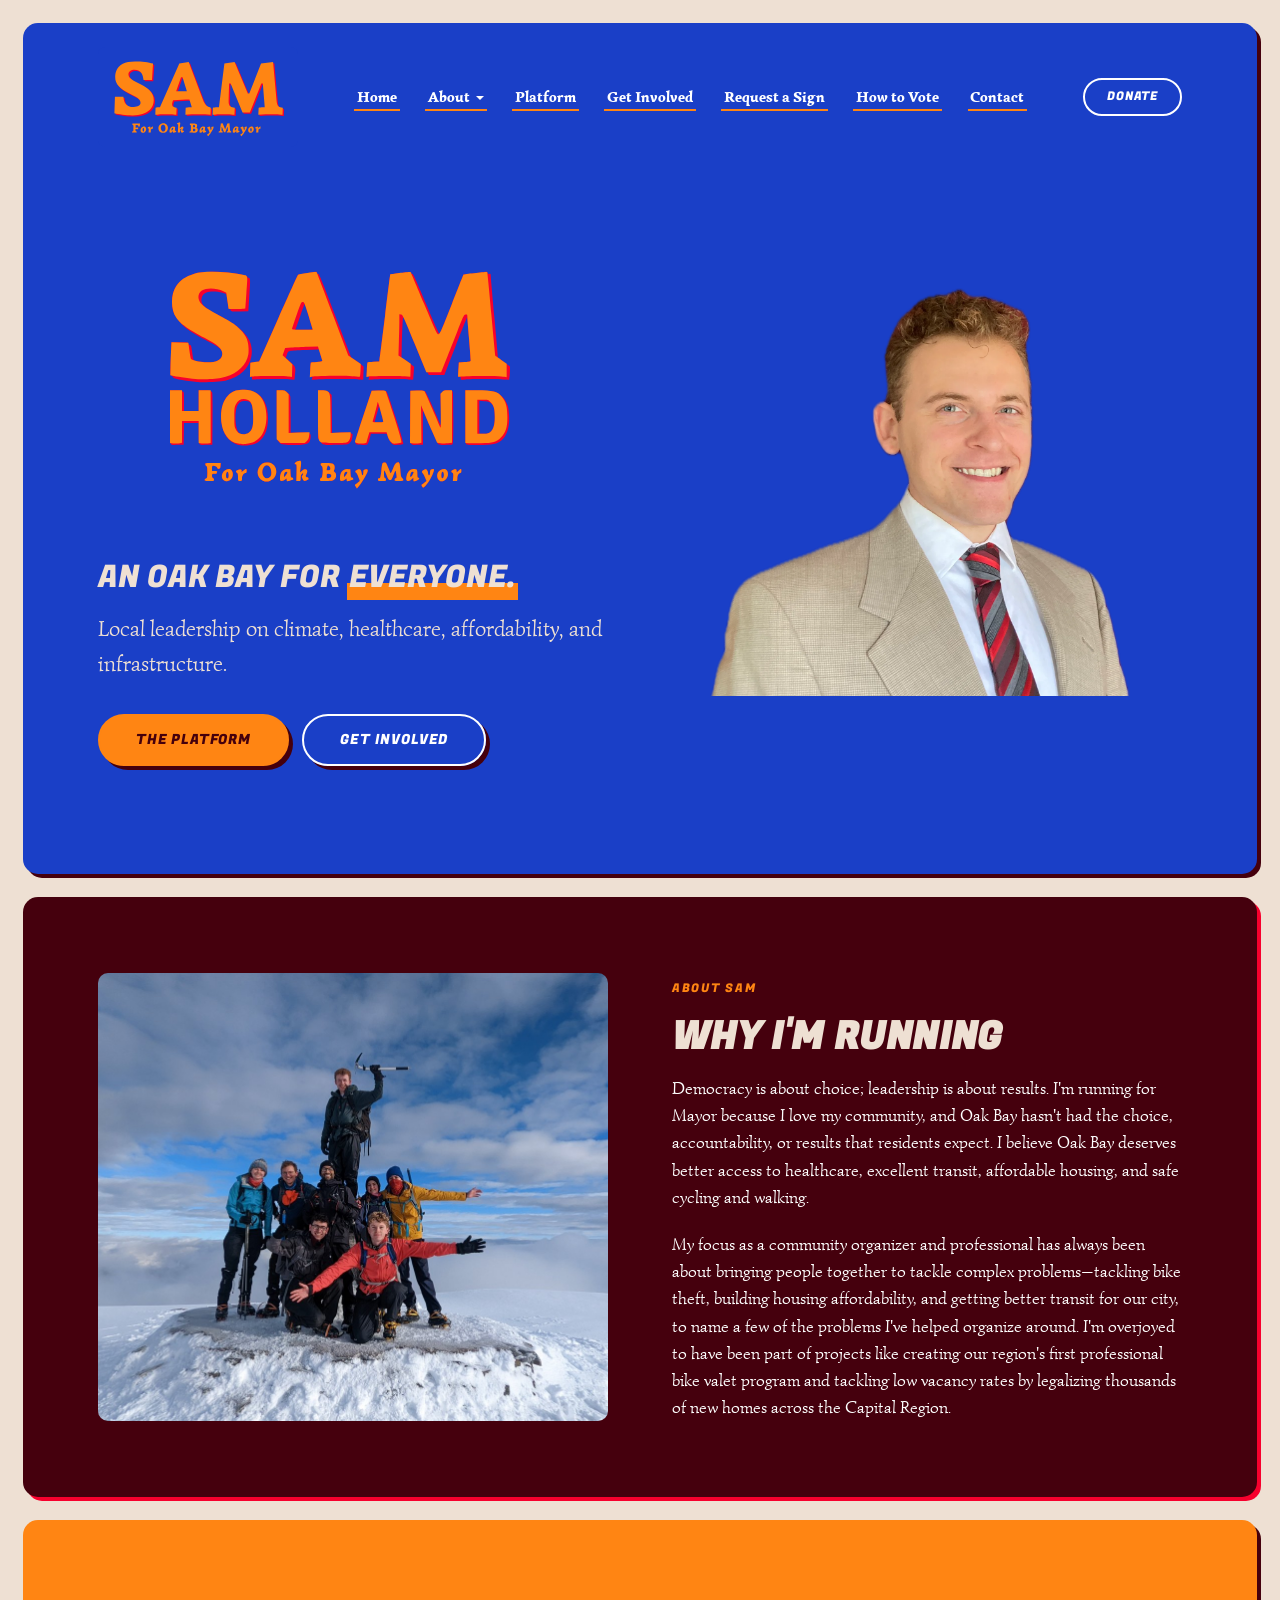
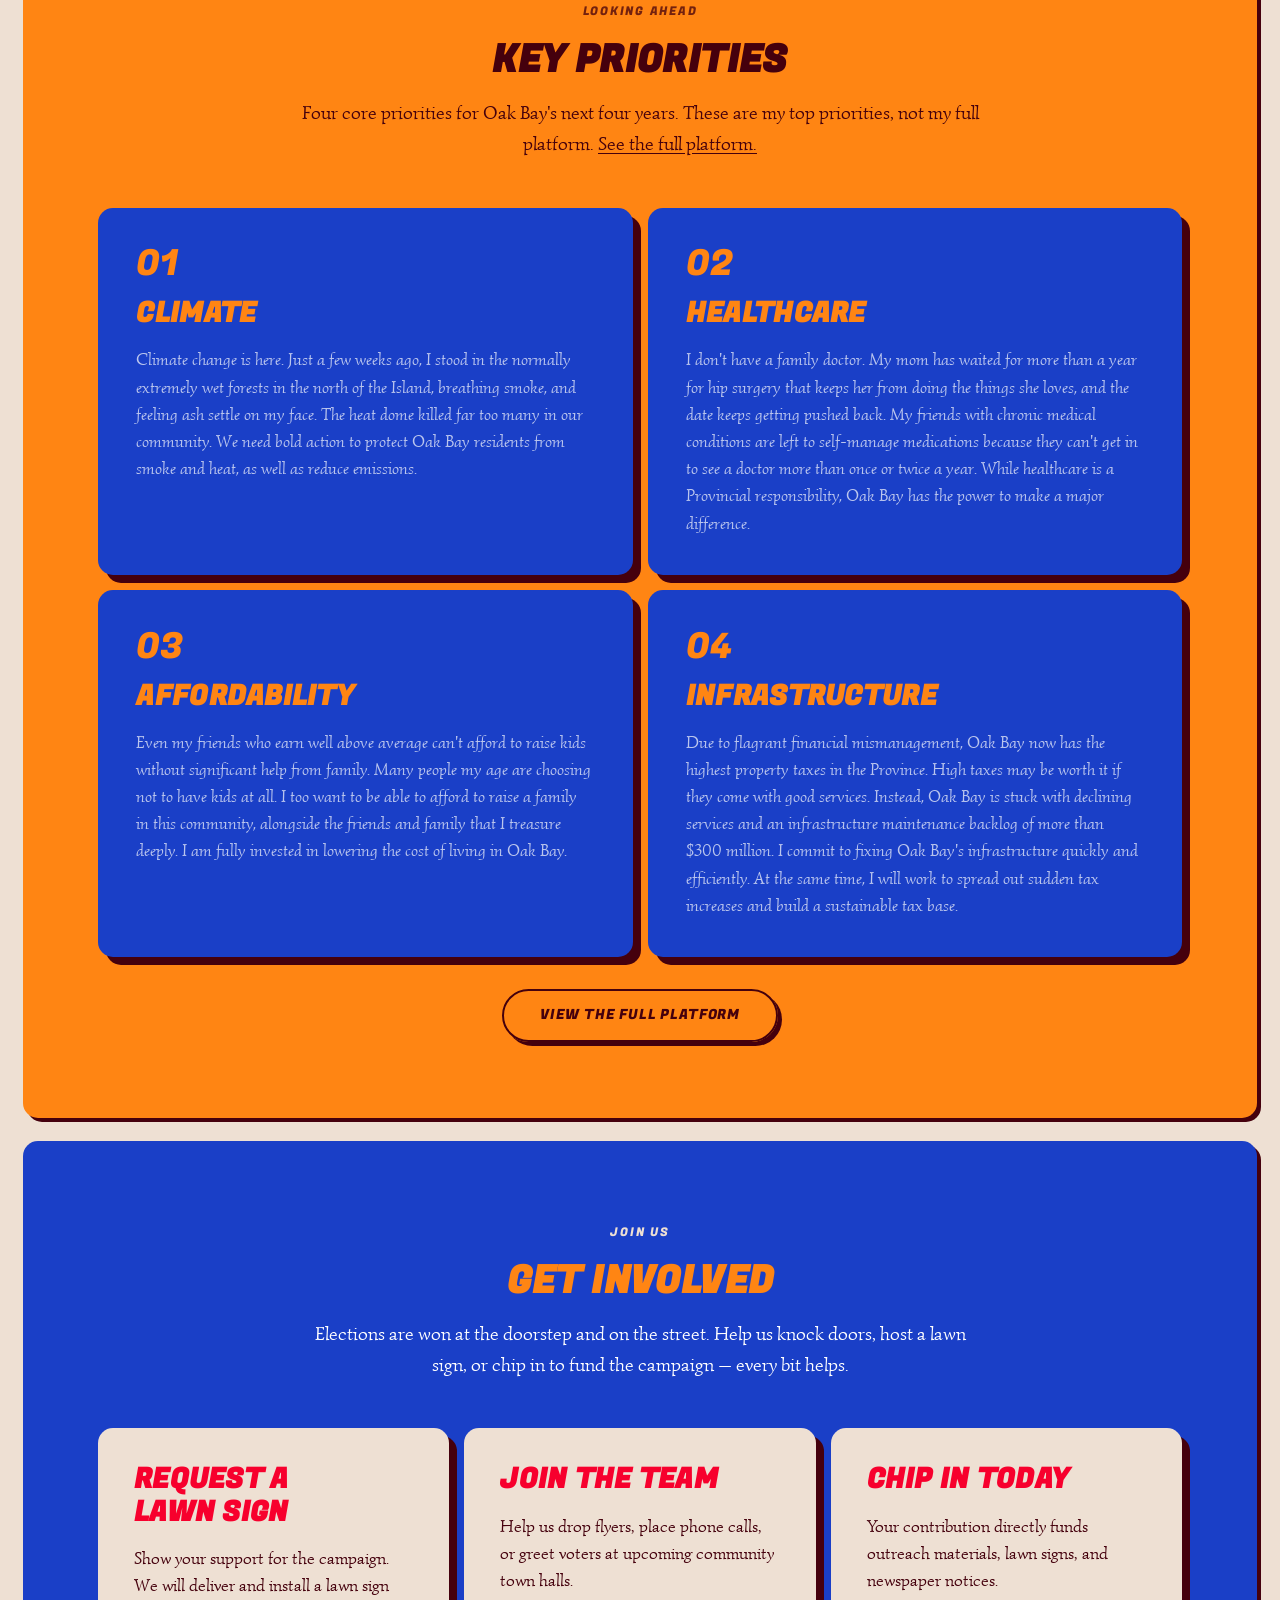
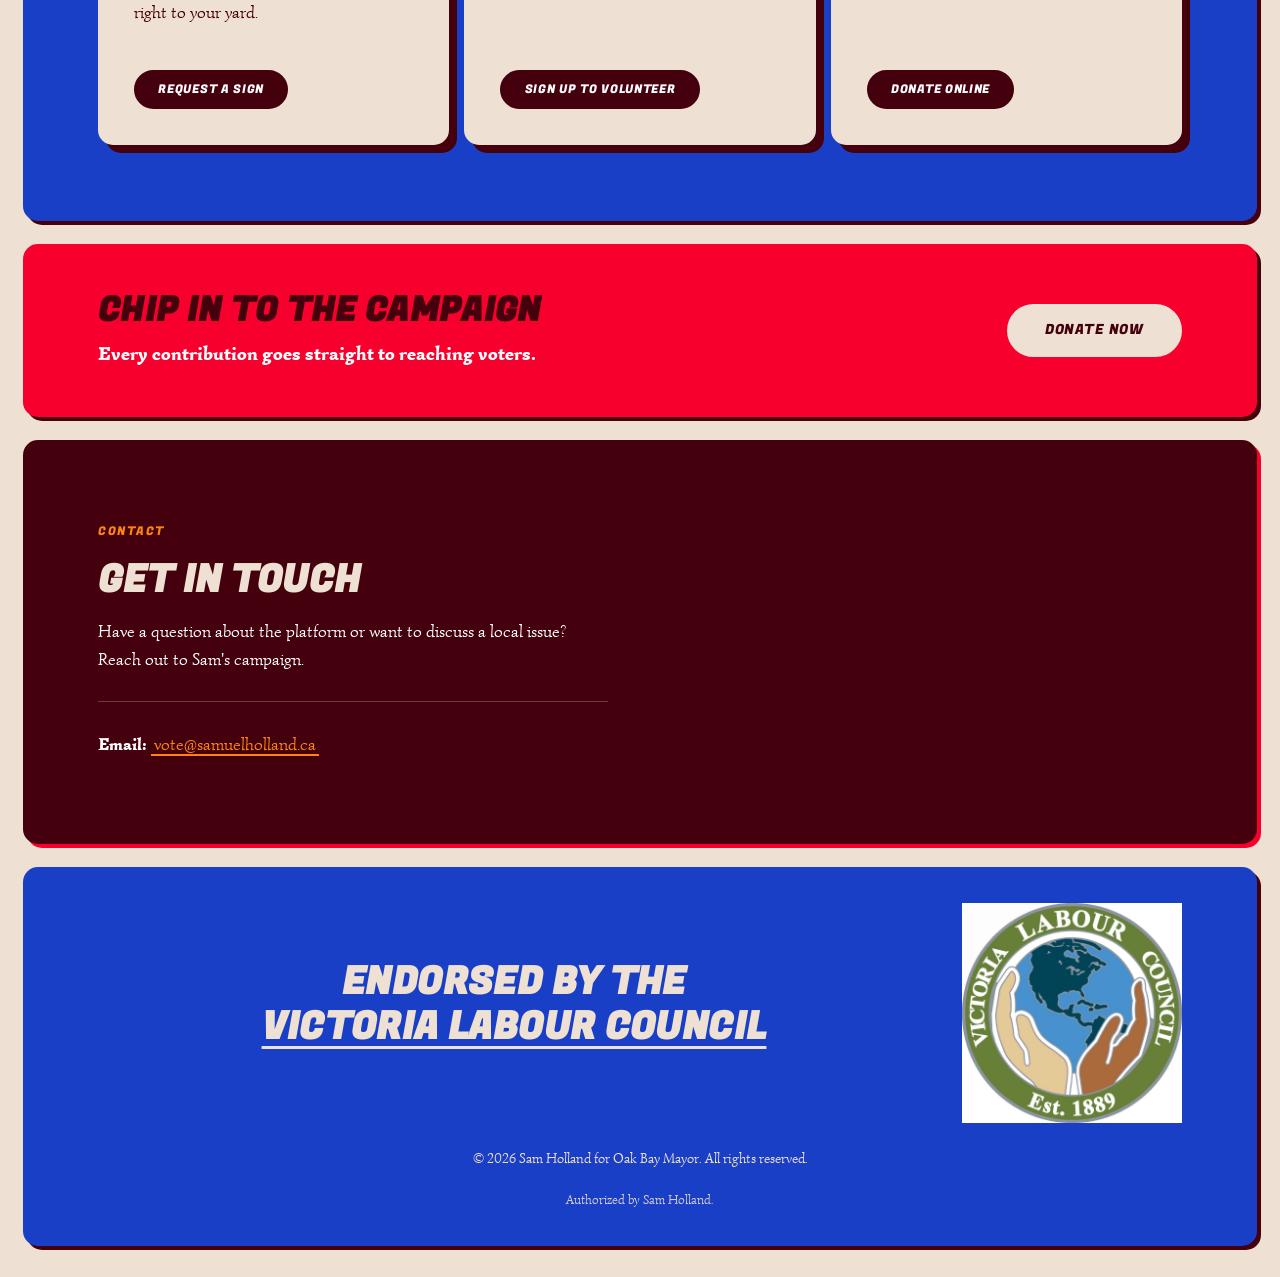
<file: index.html>
<!DOCTYPE html>
<html lang="en-CA">
<head>
  <meta charset="UTF-8">
  <meta name="viewport" content="width=device-width, initial-scale=1.0">
  <title>Sam Holland for Oak Bay Mayor | An Oak Bay for Everyone</title>
  <meta name="description" content="Sam Holland is running for Mayor of Oak Bay, BC. Local leadership on climate, healthcare, affordability, and infrastructure.">
  <link rel="canonical" href="https://samuelholland.ca/">
  <meta name="robots" content="index, follow, max-image-preview:large">
  <meta name="theme-color" content="#1A3FC7">

  <link rel="icon" href="/assets/icon.png" type="image/png">
  <link rel="apple-touch-icon" href="/assets/icon.png">

  <meta property="og:site_name" content="Sam Holland for Oak Bay Mayor">
  <meta property="og:locale" content="en_CA">
  <meta property="og:type" content="website">
  <meta property="og:title" content="Sam Holland for Oak Bay Mayor | An Oak Bay for Everyone">
  <meta property="og:description" content="Sam Holland is running for Mayor of Oak Bay, BC. Local leadership on climate, healthcare, affordability, and infrastructure.">
  <meta property="og:url" content="https://samuelholland.ca/">
  <meta property="og:image" content="https://samuelholland.ca/assets/og-image.png">
  <meta property="og:image:width" content="1200">
  <meta property="og:image:height" content="630">
  <meta property="og:image:alt" content="Sam Holland for Oak Bay Mayor">
  <meta name="twitter:card" content="summary_large_image">
  <meta name="twitter:title" content="Sam Holland for Oak Bay Mayor | An Oak Bay for Everyone">
  <meta name="twitter:description" content="Sam Holland is running for Mayor of Oak Bay, BC. Local leadership on climate, healthcare, affordability, and infrastructure.">
  <meta name="twitter:image" content="https://samuelholland.ca/assets/og-image.png">

  <link rel="preconnect" href="https://fonts.googleapis.com">
  <link rel="preconnect" href="https://fonts.gstatic.com" crossorigin>
  <link rel="stylesheet" href="https://fonts.googleapis.com/css2?family=Dela+Gothic+One&amp;family=Signika:wght@300..700&amp;family=Simonetta&amp;family=Fugaz+One&amp;display=swap">
  <link rel="stylesheet" href="style.css">

  <script type="application/ld+json">
  {
    "@context": "https://schema.org",
    "@graph": [
      {
        "@type": "WebSite",
        "@id": "https://samuelholland.ca/#website",
        "url": "https://samuelholland.ca/",
        "name": "Sam Holland for Oak Bay Mayor",
        "inLanguage": "en-CA",
        "publisher": { "@id": "https://samuelholland.ca/#person" }
      },
      {
        "@type": "Person",
        "@id": "https://samuelholland.ca/#person",
        "name": "Sam Holland",
        "url": "https://samuelholland.ca/",
        "email": "vote@samuelholland.ca",
        "jobTitle": "Candidate for Mayor of Oak Bay",
        "image": "https://samuelholland.ca/assets/og-image.png",
        "homeLocation": {
          "@type": "Place",
          "address": {
            "@type": "PostalAddress",
            "addressLocality": "Oak Bay",
            "addressRegion": "BC",
            "addressCountry": "CA"
          }
        }
      }
    ]
  }
  </script>
</head>
<!-- Google tag (gtag.js) -->
<script async src="https://www.googletagmanager.com/gtag/js?id=AW-18488291435"></script>
<script>
  window.dataLayer = window.dataLayer || [];
  function gtag(){dataLayer.push(arguments);}
  gtag('js', new Date());

  gtag('config', 'AW-18488291435');
</script>

<body>

  <a href="#main" class="skip-link">Skip to main content</a>

  <main id="main">

  <!-- ==========================================================================
     HERO — blue panel. Carries the masthead, per the reference layout.
     ========================================================================== -->
  <section id="hero" class="panel panel--blue panel--hero tex-rings">
    <div class="container">

      <div class="masthead">
        <a href="/" class="logo" aria-label="Sam Holland for Oak Bay Mayor — home">
          <img src="assets/logo-wordmark-horizontal.svg" alt=""
               class="logo-mark" width="600" height="300">
        </a>

        <nav class="main-nav" aria-label="Main">
       <ul>
           <li><a href="/" class="link-highlight">Home</a></li>
            <li class="nav-dropdown">
              <button type="button" class="link-highlight" aria-expanded="false" aria-controls="nav-about-menu">About</button>
              <ul id="nav-about-menu">
                <li><a href="about.html" class="link-highlight">About Sam</a></li>
                <li><a href="news.html" class="link-highlight">News</a></li>
              </ul>
            </li>
            <li><a href="platform.html" class="link-highlight">Platform</a></li>
            <li><a href="/volunteer.html" class="link-highlight">Get Involved</a></li>
            <li><a href="/lawn.html" class="link-highlight">Request a Sign</a></li>
            <li><a href="/vote.html" class="link-highlight">How to Vote</a></li>
            <li><a href="/#contact" class="link-highlight">Contact</a></li>
          </ul>
        </nav>

        <a href="/donate.html" class="btn btn-outline btn-sm">Donate</a>
      </div>

      <div class="hero-grid">
        <div class="hero-content">
          <h1 class="hero-wordmark">
            <img src="assets/logo-wordmark.svg" alt="Sam Holland for Oak Bay Mayor"
                 width="720" height="480" fetchpriority="high">
          </h1>
          <p class="hero-tagline">An Oak Bay for <span class="link-highlight hl-display">everyone.</span></p>
          <p class="hero-lead">
            Local leadership on climate, healthcare, affordability, and infrastructure.
          </p>
          <div class="hero-buttons">
            <a href="platform.html" class="btn btn-orange btn-shadow">The Platform</a>
            <a href="#get-involved" class="btn btn-outline btn-shadow">Get Involved</a>
          </div>
        </div>

        <div class="hero-image-wrapper">
          <img src="assets/suit-portrait.webp" alt="Sam Holland candidate portrait"
               class="hero-image" width="1600" height="1290" decoding="async">
        </div>
      </div>

    </div>
  </section>

  <!-- ==========================================================================
     ABOUT — bordeaux panel. Longest read on the page; bordeaux is the only
     brand colour that carries white, cream and orange text at AA.
     ========================================================================== -->
  <section id="about" class="panel panel--bordeaux tex-hatch">
    <div class="container">
      <div class="grid-2-col grid-2-col--stretch">

        <div class="record-image-wrapper">
          <img src="assets/mountain-peak.jpg" alt="Sam at the peak of Ben Nevis, on a journey to summit the three highest mountains in Scotland, Wales, and England in 24 hours."
               class="record-image" width="1600" height="900" loading="lazy" decoding="async">
        </div>

        <div class="record-content">
          <span class="eyebrow">About Sam</span>
          <!-- TODO(sam): heading wording is mine — the upstream copy arrived
               with no heading, and a section without one breaks the outline. -->
          <h2>Why I'm Running</h2>
         <p>
            Democracy is about choice; leadership is about results. 
            I'm running for Mayor because I love my community, and Oak Bay hasn't had the choice, 
            accountability, or results that residents expect. 
            I believe Oak Bay deserves better access to healthcare, excellent transit, affordable housing, 
            and safe cycling and walking.
          </p>
          <p>
            My focus as a community organizer and professional has always been about bringing people together 
            to tackle complex problems&mdash;tackling bike theft, building housing affordability, 
            and getting better transit for our city, to name a few of the problems I've helped organize around. 
            I'm overjoyed to have been part of projects like creating our region's first professional 
            bike valet program and tackling low vacancy rates by legalizing thousands of new homes across the 
            Capital Region.
          </p>
        </div>

      </div>
    </div>
  </section>

  <!-- ==========================================================================
     PRIORITIES — orange panel with blue cards nested inside it. Orange carries
     bordeaux text only, so all panel-level copy here is bordeaux.
     ========================================================================== -->
  <section id="platform" class="panel panel--orange tex-graph">
    <div class="container">
      <div class="panel-head text-center">
        <span class="eyebrow">Looking Ahead</span>
        <h2>Key Priorities</h2>
        <p class="section-intro">
  Four core priorities for Oak Bay's next four years. These are my top priorities, not my full platform.
  <a href="https://samuelholland.ca/platform.html">See the full platform.</a>
</p>

      </div>

      <div class="platform-grid">

        <div class="platform-card">
          <div class="platform-icon" aria-hidden="true">01</div>
          <h3>Climate</h3>
          <p class="placeholder-note">Climate change is here. Just a few weeks ago, I stood in the normally extremely wet forests in the north of the Island, breathing smoke, and feeling ash settle on my face. The heat dome killed far too many in our community. We need bold action to protect Oak Bay residents from smoke and heat, as well as reduce emissions.</p>
        </div>

        <div class="platform-card">
          <div class="platform-icon" aria-hidden="true">02</div>
          <h3>Healthcare</h3>
          <p class="placeholder-note">I don't have a family doctor. My mom has waited for more than a year for hip surgery that keeps her from doing the things she loves, and the date keeps getting pushed back. My friends with chronic medical conditions are left to self-manage medications because they can't get in to see a doctor more than once or twice a year. While healthcare is a Provincial responsibility, Oak Bay has the power to make a major difference.</p>
        </div>

        <div class="platform-card">
          <div class="platform-icon" aria-hidden="true">03</div>
          <h3>Affordability</h3>
          <p class="placeholder-note">Even my friends who earn well above average can't afford to raise kids without significant help from family. Many people my age are choosing not to have kids at all. I too want to be able to afford to raise a family in this community, alongside the friends and family that I treasure deeply. I am fully invested in lowering the cost of living in Oak Bay.</p>
        </div>

        <div class="platform-card">
          <div class="platform-icon" aria-hidden="true">04</div>
          <h3>Infrastructure</h3>
          <p class="placeholder-note">Due to flagrant financial mismanagement, Oak Bay now has the highest property taxes in the Province. High taxes may be worth it if they come with good services. Instead, Oak Bay is stuck with declining services and an infrastructure maintenance backlog of more than $300 million. I commit to fixing Oak Bay's infrastructure quickly and efficiently. At the same time, I will work to spread out sudden tax increases and build a sustainable tax base.</p>
        </div>
      </div>
      <div class="platform-btn text-center">
            <a href="platform.html" class="btn btn-outline btn-shadow">View The Full Platform</a>
          </div>
    </div>
  </section>

  <!-- ==========================================================================
     GET INVOLVED — blue panel with cream cards nested inside it.
     ========================================================================== -->
  <section id="get-involved" class="panel panel--blue tex-cross">
    <div class="container">
      <div class="panel-head text-center">
        <span class="eyebrow">Join Us</span>
        <h2>Get Involved</h2>
        <p class="section-intro">
          Elections are won at the doorstep and on the street. Help us knock doors, host a lawn sign, or chip in to fund the campaign &mdash; every bit helps.
        </p>
      </div>

      <div class="action-grid">

        <div class="action-card">
          <h3>Request a Lawn Sign</h3>
          <p>Show your support for the campaign. We will deliver and install a lawn sign right to your yard.</p>
          <a href="/lawn.html" class="btn btn-bordeaux btn-sm">Request a Sign</a>
        </div>

        <div class="action-card">
          <h3>Join the Team</h3>
          <p>Help us drop flyers, place phone calls, or greet voters at upcoming community town halls.</p>
          <a href="/volunteer.html" class="btn btn-bordeaux btn-sm">Sign Up to Volunteer</a>
        </div>

        <div class="action-card">
          <h3>Chip In Today</h3>
          <p>Your contribution directly funds outreach materials, lawn signs, and newspaper notices.</p>
          <!-- TODO(sam): point at the real donation page. -->
          <a href="/donate.html" target="_blank" rel="noopener" class="btn btn-bordeaux btn-sm">
            Donate Online <span class="visually-hidden">(opens in a new tab)</span>
          </a>
        </div>

      </div>
    </div>
  </section>

  <!-- ==========================================================================
     DONATE — red band. Red only clears contrast for large bold type, so this
     panel deliberately holds a headline and a button and no body copy.
     ========================================================================== -->
  <section id="donate" class="panel panel--red panel--donate tex-stripe">
    <div class="container">
      <div class="donate-row">
        <div>
          <h2>Chip in to the campaign</h2>
          <p>Every contribution goes straight to reaching voters.</p>
        </div>
        <a href="/donate.html" target="_blank" rel="noopener" class="btn btn-cream">
          Donate Now <span class="visually-hidden">(opens in a new tab)</span>
        </a>
      </div>
    </div>
  </section>

  <!-- ==========================================================================
     CONTACT — bordeaux panel with a blue form card nested inside it.
     ========================================================================== -->
  <section id="contact" class="panel panel--bordeaux tex-dots">
    <div class="container">
      <div class="grid-2-col">

        <div>
          <span class="eyebrow">Contact</span>
          <h2>Get in Touch</h2>
          <p>Have a question about the platform or want to discuss a local issue? Reach out to Sam's campaign.</p>
          <div class="contact-details">
            <p><strong>Email:</strong> <a href="mailto:vote@samuelholland.ca" class="link-highlight">vote@samuelholland.ca</a></p>
          </div>
        </div>

      </div>
    </div>
  </section>

  </main>

  <footer class="site-footer tex-hatch">
  <div class="container text-center">

    <div class="footer-endorsement">
      <h2>Endorsed by the <a href="https://victorialabour.ca/2026-municipal-endorsements/" target="_blank" rel="noopener">Victoria Labour Council</a></h2>
      <img
        src="assets/VLC_logo.jpg"
        alt="Victoria Labour Council logo"
        class="logo-mark"
        width="600"
        height="300"
      >
    </div>

    <p>&copy; 2026 Sam Holland for Oak Bay Mayor. All rights reserved.</p>
    <p class="disclaimer">Authorized by Sam Holland.</p>

  </div>
</footer>

  <script src="nav.js" defer></script>
</body>
</html>
</file>
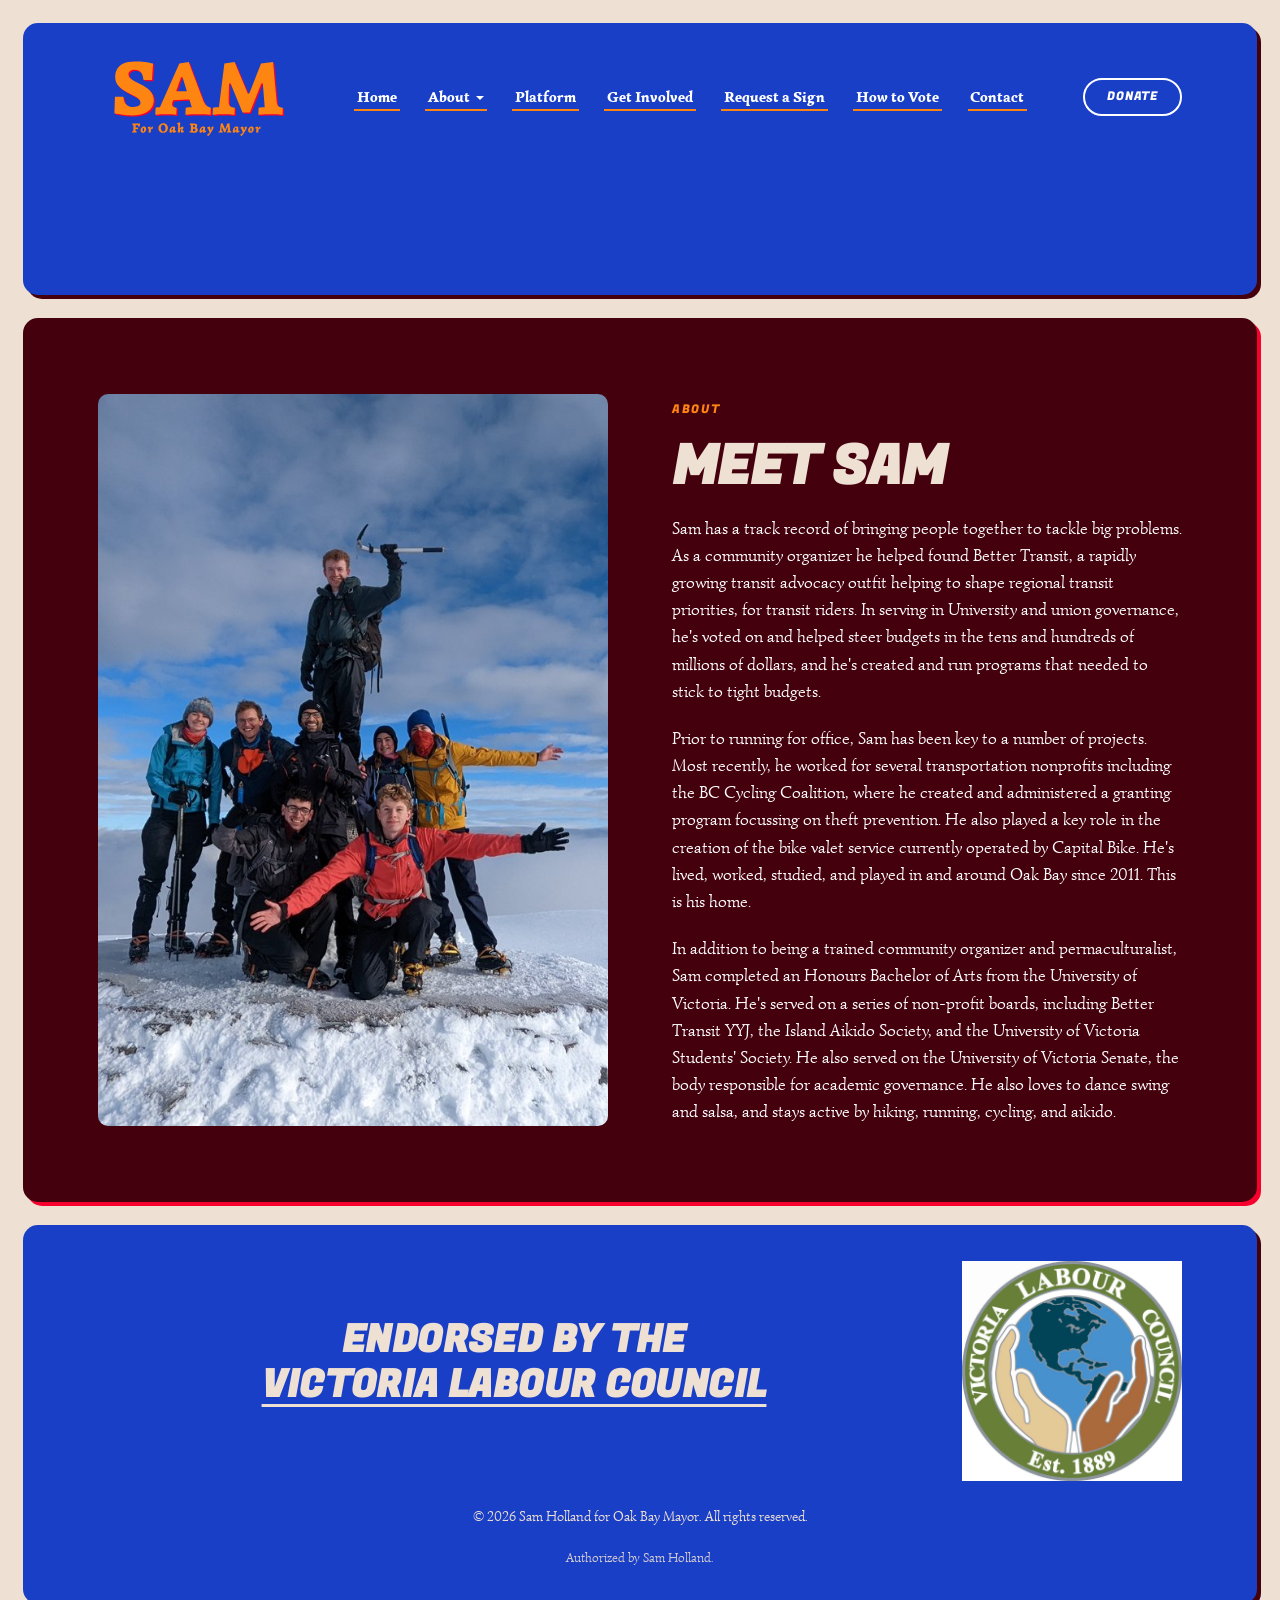
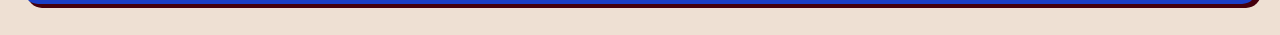
<file: about.html>
<!DOCTYPE html>
<html lang="en-CA">
<head>
  <meta charset="UTF-8">
  <meta name="viewport" content="width=device-width, initial-scale=1.0">
  <title>Meet Sam Holland | Candidate for Oak Bay Mayor</title>
  <meta name="description" content="Community organizer, transit advocate, and Oak Bay resident since 2011. Sam Holland's background, record, and why he is running for Mayor.">
  <link rel="canonical" href="https://samuelholland.ca/about.html">
  <meta name="robots" content="index, follow, max-image-preview:large">
  <meta name="theme-color" content="#1A3FC7">

  <link rel="icon" href="/assets/icon.png" type="image/png">
  <link rel="apple-touch-icon" href="/assets/icon.png">

  <meta property="og:site_name" content="Sam Holland for Oak Bay Mayor">
  <meta property="og:locale" content="en_CA">
  <meta property="og:type" content="website">
  <meta property="og:title" content="Meet Sam Holland | Candidate for Oak Bay Mayor">
  <meta property="og:description" content="Community organizer, transit advocate, and Oak Bay resident since 2011. Sam Holland's background, record, and why he is running for Mayor.">
  <meta property="og:url" content="https://samuelholland.ca/about.html">
  <meta property="og:image" content="https://samuelholland.ca/assets/og-image.png">
  <meta property="og:image:width" content="1200">
  <meta property="og:image:height" content="630">
  <meta property="og:image:alt" content="Sam Holland for Oak Bay Mayor">
  <meta name="twitter:card" content="summary_large_image">
  <meta name="twitter:title" content="Meet Sam Holland | Candidate for Oak Bay Mayor">
  <meta name="twitter:description" content="Community organizer, transit advocate, and Oak Bay resident since 2011. Sam Holland's background, record, and why he is running for Mayor.">
  <meta name="twitter:image" content="https://samuelholland.ca/assets/og-image.png">

  <link rel="preconnect" href="https://fonts.googleapis.com">
  <link rel="preconnect" href="https://fonts.gstatic.com" crossorigin>
  <link rel="stylesheet" href="https://fonts.googleapis.com/css2?family=Dela+Gothic+One&amp;family=Signika:wght@300..700&amp;family=Simonetta&amp;family=Fugaz+One&amp;display=swap">
  <link rel="stylesheet" href="style.css">
</head>
<!-- Google tag (gtag.js) -->
<script async src="https://www.googletagmanager.com/gtag/js?id=AW-18488291435"></script>
<script>
  window.dataLayer = window.dataLayer || [];
  function gtag(){dataLayer.push(arguments);}
  gtag('js', new Date());

  gtag('config', 'AW-18488291435');
</script>
<body>

  <a href="#main" class="skip-link">Skip to main content</a>

  <main id="main">

  <!-- ==========================================================================
     HERO — blue panel. Carries the masthead, per the reference layout.
     ========================================================================== -->
  <section id="hero" class="panel panel--blue panel--hero tex-rings">
    <div class="container">

      <div class="masthead">
        <a href="/" class="logo" aria-label="Sam Holland for Oak Bay Mayor — home">
          <img src="assets/logo-wordmark-horizontal.svg" alt=""
               class="logo-mark" width="600" height="300">
        </a>

      <nav class="main-nav" aria-label="Main">
   <ul>
           <li><a href="/" class="link-highlight">Home</a></li>
            <li class="nav-dropdown">
              <button type="button" class="link-highlight" aria-expanded="false" aria-controls="nav-about-menu">About</button>
              <ul id="nav-about-menu">
                <li><a href="about.html" class="link-highlight">About Sam</a></li>
                <li><a href="news.html" class="link-highlight">News</a></li>
              </ul>
            </li>
            <li><a href="platform.html" class="link-highlight">Platform</a></li>
            <li><a href="/volunteer.html" class="link-highlight">Get Involved</a></li>
            <li><a href="/lawn.html" class="link-highlight">Request a Sign</a></li>
            <li><a href="/vote.html" class="link-highlight">How to Vote</a></li>
            <li><a href="/#contact" class="link-highlight">Contact</a></li>
          </ul>
      </nav>

        <a href="/donate.html" class="btn btn-outline btn-sm">Donate</a>
      </div>

    </div>
  </section>

  <section id="about" class="panel panel--bordeaux tex-hatch">
    <div class="container">
      <div class="grid-2-col grid-2-col--stretch">

        <div class="record-image-wrapper">
          <img src="assets/mountain-peak.jpg" alt="Sam at the peak of Ben Nevis, on a journey to summit the three highest mountains in Scotland, Wales, and England in 24 hours."
               class="record-image" width="1600" height="900" loading="lazy" decoding="async">
        </div>

        <div class="record-content">
          <span class="eyebrow">About</span>
          <!-- TODO(sam): heading wording is mine — the upstream copy arrived
               with no heading, and a section without one breaks the outline. -->
          <h1>Meet Sam</h1>
          <p>
            Sam has a track record of bringing people together to tackle big problems. 
            As a community organizer he helped found Better Transit, a rapidly growing transit advocacy outfit helping to shape regional transit priorities, for transit riders. 
            In serving in University and union governance, he's voted on and helped steer budgets in the tens and hundreds of millions of dollars, and he's created and run programs that needed to stick to tight budgets.
          </p>
          <p>
            Prior to running for office, Sam has been key to a number of projects. Most recently, he worked for several transportation nonprofits including the BC Cycling Coalition, where he created and administered a granting program focussing on theft prevention.  He also played a key role in the creation of the bike valet service currently operated by Capital Bike.  He's lived, worked, studied, and played in and around Oak Bay since 2011. This is his home.
          </p>
             <p>
            In addition to being a trained community organizer and permaculturalist, Sam completed an Honours Bachelor of Arts from the University of Victoria. He's served on a series of non-profit boards, including Better Transit YYJ, the Island Aikido Society, and the University of Victoria Students' Society. He also served on the University of Victoria Senate, the body responsible for academic governance. He also loves to dance swing and salsa, and stays active by hiking, running, cycling, and aikido.
          </p>
        </div>

      </div>
    </div>
  </section>
</main>
<footer class="site-footer tex-hatch">
  <div class="container text-center">

    <div class="footer-endorsement">
      <h2>Endorsed by the <a href="https://victorialabour.ca/2026-municipal-endorsements/" target="_blank" rel="noopener">Victoria Labour Council</a></h2>
      <img
        src="assets/VLC_logo.jpg"
        alt="Victoria Labour Council logo"
        class="logo-mark"
        width="600"
        height="300"
      >
    </div>

    <p>&copy; 2026 Sam Holland for Oak Bay Mayor. All rights reserved.</p>
    <p class="disclaimer">Authorized by Sam Holland.</p>

  </div>
</footer>

  <script src="nav.js" defer></script>
</body>
</html>
</file>
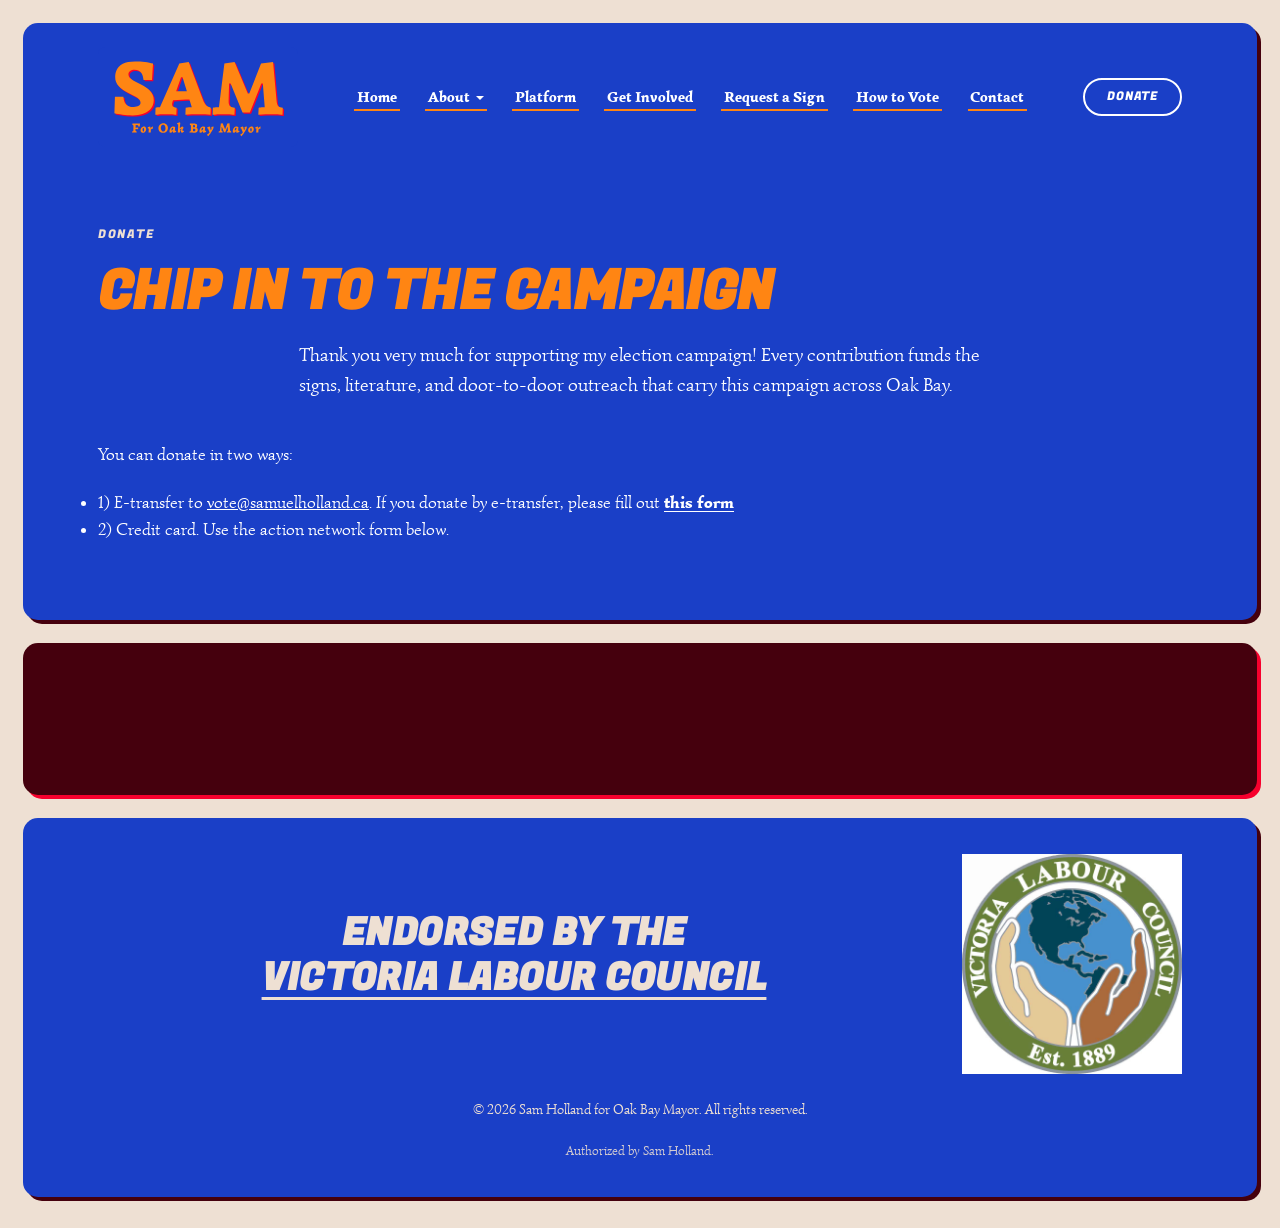
<file: donate.html>
<!DOCTYPE html>
<html lang="en-CA">
<head>
  <meta charset="UTF-8">
  <meta name="viewport" content="width=device-width, initial-scale=1.0">
  <title>Donate | Sam Holland for Oak Bay Mayor</title>
  <meta name="description" content="Chip in to Sam Holland's campaign for Mayor of Oak Bay. Contributions fund signs, literature, and door-to-door outreach.">
  <link rel="canonical" href="https://samuelholland.ca/donate.html">
  <meta name="robots" content="index, follow, max-image-preview:large">
  <meta name="theme-color" content="#1A3FC7">

  <link rel="icon" href="/assets/icon.png" type="image/png">
  <link rel="apple-touch-icon" href="/assets/icon.png">

  <meta property="og:site_name" content="Sam Holland for Oak Bay Mayor">
  <meta property="og:locale" content="en_CA">
  <meta property="og:type" content="website">
  <meta property="og:title" content="Donate | Sam Holland for Oak Bay Mayor">
  <meta property="og:description" content="Chip in to Sam Holland's campaign for Mayor of Oak Bay. Contributions fund signs, literature, and door-to-door outreach.">
  <meta property="og:url" content="https://samuelholland.ca/donate.html">
  <meta property="og:image" content="https://samuelholland.ca/assets/og-image.png">
  <meta property="og:image:width" content="1200">
  <meta property="og:image:height" content="630">
  <meta property="og:image:alt" content="Sam Holland for Oak Bay Mayor">
  <meta name="twitter:card" content="summary_large_image">
  <meta name="twitter:title" content="Donate | Sam Holland for Oak Bay Mayor">
  <meta name="twitter:description" content="Chip in to Sam Holland's campaign for Mayor of Oak Bay. Contributions fund signs, literature, and door-to-door outreach.">
  <meta name="twitter:image" content="https://samuelholland.ca/assets/og-image.png">

  <link rel="preconnect" href="https://fonts.googleapis.com">
  <link rel="preconnect" href="https://fonts.gstatic.com" crossorigin>
  <link rel="stylesheet" href="https://fonts.googleapis.com/css2?family=Dela+Gothic+One&amp;family=Signika:wght@300..700&amp;family=Simonetta&amp;family=Fugaz+One&amp;display=swap">
  <link rel="stylesheet" href="style.css">
</head>
<!-- Google tag (gtag.js) -->
<script async src="https://www.googletagmanager.com/gtag/js?id=AW-18488291435"></script>
<script>
  window.dataLayer = window.dataLayer || [];
  function gtag(){dataLayer.push(arguments);}
  gtag('js', new Date());

  gtag('config', 'AW-18488291435');
</script>
<body>

  <a href="#main" class="skip-link">Skip to main content</a>

  <main id="main">

  <!-- ==========================================================================
     HERO — blue panel. Carries the masthead, per the reference layout.
     ========================================================================== -->
  <section id="hero" class="panel panel--blue panel--hero tex-rings">
    <div class="container">

      <div class="masthead">
        <a href="/" class="logo" aria-label="Sam Holland for Oak Bay Mayor — home">
          <img src="assets/logo-wordmark-horizontal.svg" alt=""
               class="logo-mark" width="600" height="300">
        </a>

        <nav class="main-nav" aria-label="Main">
       <ul>
           <li><a href="/" class="link-highlight">Home</a></li>
            <li class="nav-dropdown">
              <button type="button" class="link-highlight" aria-expanded="false" aria-controls="nav-about-menu">About</button>
              <ul id="nav-about-menu">
                <li><a href="about.html" class="link-highlight">About Sam</a></li>
                <li><a href="news.html" class="link-highlight">News</a></li>
              </ul>
            </li>
            <li><a href="platform.html" class="link-highlight">Platform</a></li>
            <li><a href="/volunteer.html" class="link-highlight">Get Involved</a></li>
            <li><a href="/lawn.html" class="link-highlight">Request a Sign</a></li>
            <li><a href="/vote.html" class="link-highlight">How to Vote</a></li>
            <li><a href="/#contact" class="link-highlight">Contact</a></li>
          </ul>
        </nav>

        <a href="#donate" class="btn btn-outline btn-sm">Donate</a>
      </div>

      <div class="page-intro">
        <span class="eyebrow">Donate</span>
        <h1>Chip in to the campaign</h1>
        <p class="section-intro">
          Thank you very much for supporting my election campaign! Every contribution funds the signs, literature, and door-to-door
          outreach that carry this campaign across Oak Bay.
        </p>

        <p>You can donate in two ways: 
          <ul> 
            <li>1) E-transfer to <u>vote@samuelholland.ca</u>. If you donate by e-transfer, please fill out <b> <a href="https://actionnetwork.org/forms/e-transfer-cheque-and-cash-donation-form">this form</a></b> </li>
            <li>2) Credit card. Use the action network form below.</li>
            
          </ul>
        </p>
      </div>

    </div>
  </section>


  <section id="donate" class="panel panel--bordeaux tex-dots">
    <div class="container">
      <script src='https://actionnetwork.org/widgets/v6/fundraising/support-sam-holland-for-oak-bay-mayor?format=js&source=widget'></script><div id='can-fundraising-area-support-sam-holland-for-oak-bay-mayor' style='width: 100%'><!-- this div is the target for our HTML insertion --></div>
    </div>
  </section>

      </main>

<footer class="site-footer tex-hatch">
  <div class="container text-center">

    <div class="footer-endorsement">
      <h2>Endorsed by the <a href="https://victorialabour.ca/2026-municipal-endorsements/" target="_blank" rel="noopener">Victoria Labour Council</a></h2>
      <img
        src="assets/VLC_logo.jpg"
        alt="Victoria Labour Council logo"
        class="logo-mark"
        width="600"
        height="300"
      >
    </div>

    <p>&copy; 2026 Sam Holland for Oak Bay Mayor. All rights reserved.</p>
    <p class="disclaimer">Authorized by Sam Holland.</p>

  </div>
</footer>

  <script src="nav.js" defer></script>
</body>
</html>
</file>
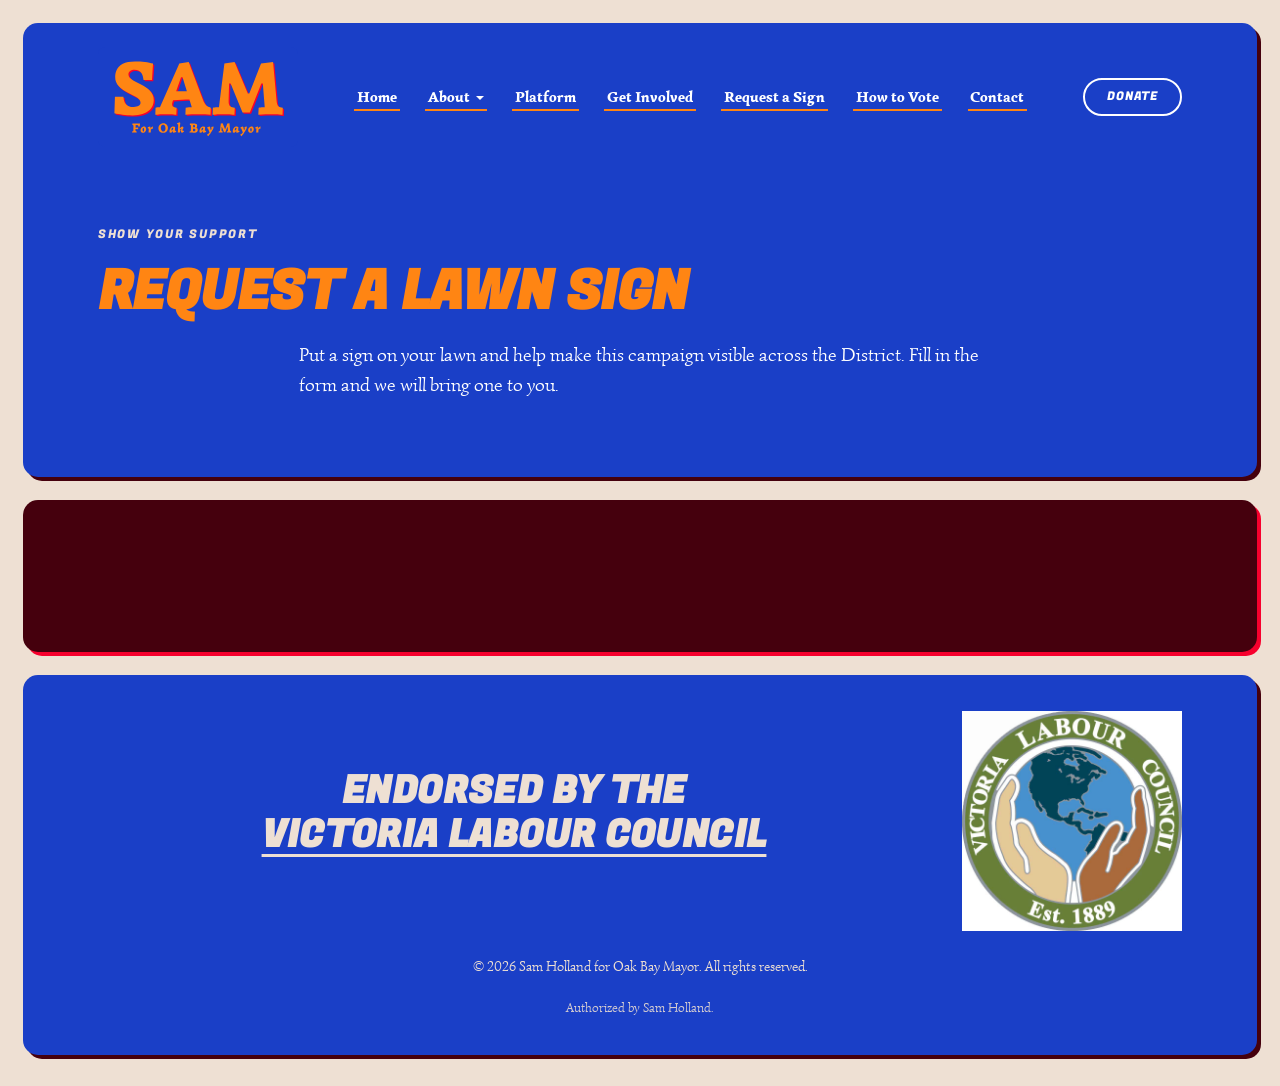
<file: lawn.html>
<!DOCTYPE html>
<html lang="en-CA">
<head>
  <meta charset="UTF-8">
  <meta name="viewport" content="width=device-width, initial-scale=1.0">
  <title>Request a Lawn Sign | Sam Holland for Oak Bay Mayor</title>
  <meta name="description" content="Request a Sam Holland for Oak Bay Mayor lawn sign for your yard and show your support across the District.">
  <link rel="canonical" href="https://samuelholland.ca/lawn.html">
  <meta name="robots" content="index, follow, max-image-preview:large">
  <meta name="theme-color" content="#1A3FC7">

  <link rel="icon" href="/assets/icon.png" type="image/png">
  <link rel="apple-touch-icon" href="/assets/icon.png">

  <meta property="og:site_name" content="Sam Holland for Oak Bay Mayor">
  <meta property="og:locale" content="en_CA">
  <meta property="og:type" content="website">
  <meta property="og:title" content="Request a Lawn Sign | Sam Holland for Oak Bay Mayor">
  <meta property="og:description" content="Request a Sam Holland for Oak Bay Mayor lawn sign for your yard and show your support across the District.">
  <meta property="og:url" content="https://samuelholland.ca/lawn.html">
  <meta property="og:image" content="https://samuelholland.ca/assets/og-image.png">
  <meta property="og:image:width" content="1200">
  <meta property="og:image:height" content="630">
  <meta property="og:image:alt" content="Sam Holland for Oak Bay Mayor">
  <meta name="twitter:card" content="summary_large_image">
  <meta name="twitter:title" content="Request a Lawn Sign | Sam Holland for Oak Bay Mayor">
  <meta name="twitter:description" content="Request a Sam Holland for Oak Bay Mayor lawn sign for your yard and show your support across the District.">
  <meta name="twitter:image" content="https://samuelholland.ca/assets/og-image.png">

  <link rel="preconnect" href="https://fonts.googleapis.com">
  <link rel="preconnect" href="https://fonts.gstatic.com" crossorigin>
  <link rel="stylesheet" href="https://fonts.googleapis.com/css2?family=Dela+Gothic+One&amp;family=Signika:wght@300..700&amp;family=Simonetta&amp;family=Fugaz+One&amp;display=swap">
  <link rel="stylesheet" href="style.css">
</head>

<!-- Google tag (gtag.js) -->
<script async src="https://www.googletagmanager.com/gtag/js?id=AW-18488291435"></script>
<script>
  window.dataLayer = window.dataLayer || [];
  function gtag(){dataLayer.push(arguments);}
  gtag('js', new Date());

  gtag('config', 'AW-18488291435');
</script>

<body>

  <a href="#main" class="skip-link">Skip to main content</a>

  <main id="main">

  <!-- ==========================================================================
     HERO — blue panel. Carries the masthead, per the reference layout.
     ========================================================================== -->
  <section id="hero" class="panel panel--blue panel--hero tex-rings">
    <div class="container">

      <div class="masthead">
        <a href="/" class="logo" aria-label="Sam Holland for Oak Bay Mayor — home">
          <img src="assets/logo-wordmark-horizontal.svg" alt=""
               class="logo-mark" width="600" height="300">
        </a>

      <nav class="main-nav" aria-label="Main">
        <ul>
           <li><a href="/" class="link-highlight">Home</a></li>
            <li class="nav-dropdown">
              <button type="button" class="link-highlight" aria-expanded="false" aria-controls="nav-about-menu">About</button>
              <ul id="nav-about-menu">
                <li><a href="about.html" class="link-highlight">About Sam</a></li>
                <li><a href="news.html" class="link-highlight">News</a></li>
              </ul>
            </li>
            <li><a href="platform.html" class="link-highlight">Platform</a></li>
            <li><a href="/volunteer.html" class="link-highlight">Get Involved</a></li>
            <li><a href="/lawn.html" class="link-highlight">Request a Sign</a></li>
            <li><a href="/vote.html" class="link-highlight">How to Vote</a></li>
            <li><a href="/#contact" class="link-highlight">Contact</a></li>
          </ul>
      </nav>

        <a href="/donate.html" class="btn btn-outline btn-sm">Donate</a>
      </div>

      <div class="page-intro">
        <span class="eyebrow">Show Your Support</span>
        <h1>Request a lawn sign</h1>
        <p class="section-intro">
          Put a sign on your lawn and help make this campaign visible across
          the District. Fill in the form and we will bring one to you.
        </p>
      </div>

    </div>
  </section>


  <section id="lawn-sign" class="panel panel--bordeaux tex-dots">
    <div class="container">
      <link href='https://actionnetwork.org/css/style-embed-v3.css' rel='stylesheet' type='text/css' /><script src='https://actionnetwork.org/widgets/v6/form/request-a-lawn-sign-4?format=js&source=widget'></script><div id='can-form-area-request-a-lawn-sign-4' style='width: 100%'><!-- this div is the target for our HTML insertion --></div>
    </div>
  </section>


  </main>

  <footer class="site-footer tex-hatch">
  <div class="container text-center">

    <div class="footer-endorsement">
      <h2>Endorsed by the <a href="https://victorialabour.ca/2026-municipal-endorsements/" target="_blank" rel="noopener">Victoria Labour Council</a></h2>
      <img
        src="assets/VLC_logo.jpg"
        alt="Victoria Labour Council logo"
        class="logo-mark"
        width="600"
        height="300"
      >
    </div>

    <p>&copy; 2026 Sam Holland for Oak Bay Mayor. All rights reserved.</p>
    <p class="disclaimer">Authorized by Sam Holland.</p>

  </div>
</footer>

  <script src="nav.js" defer></script>
</body>
</html>
</file>
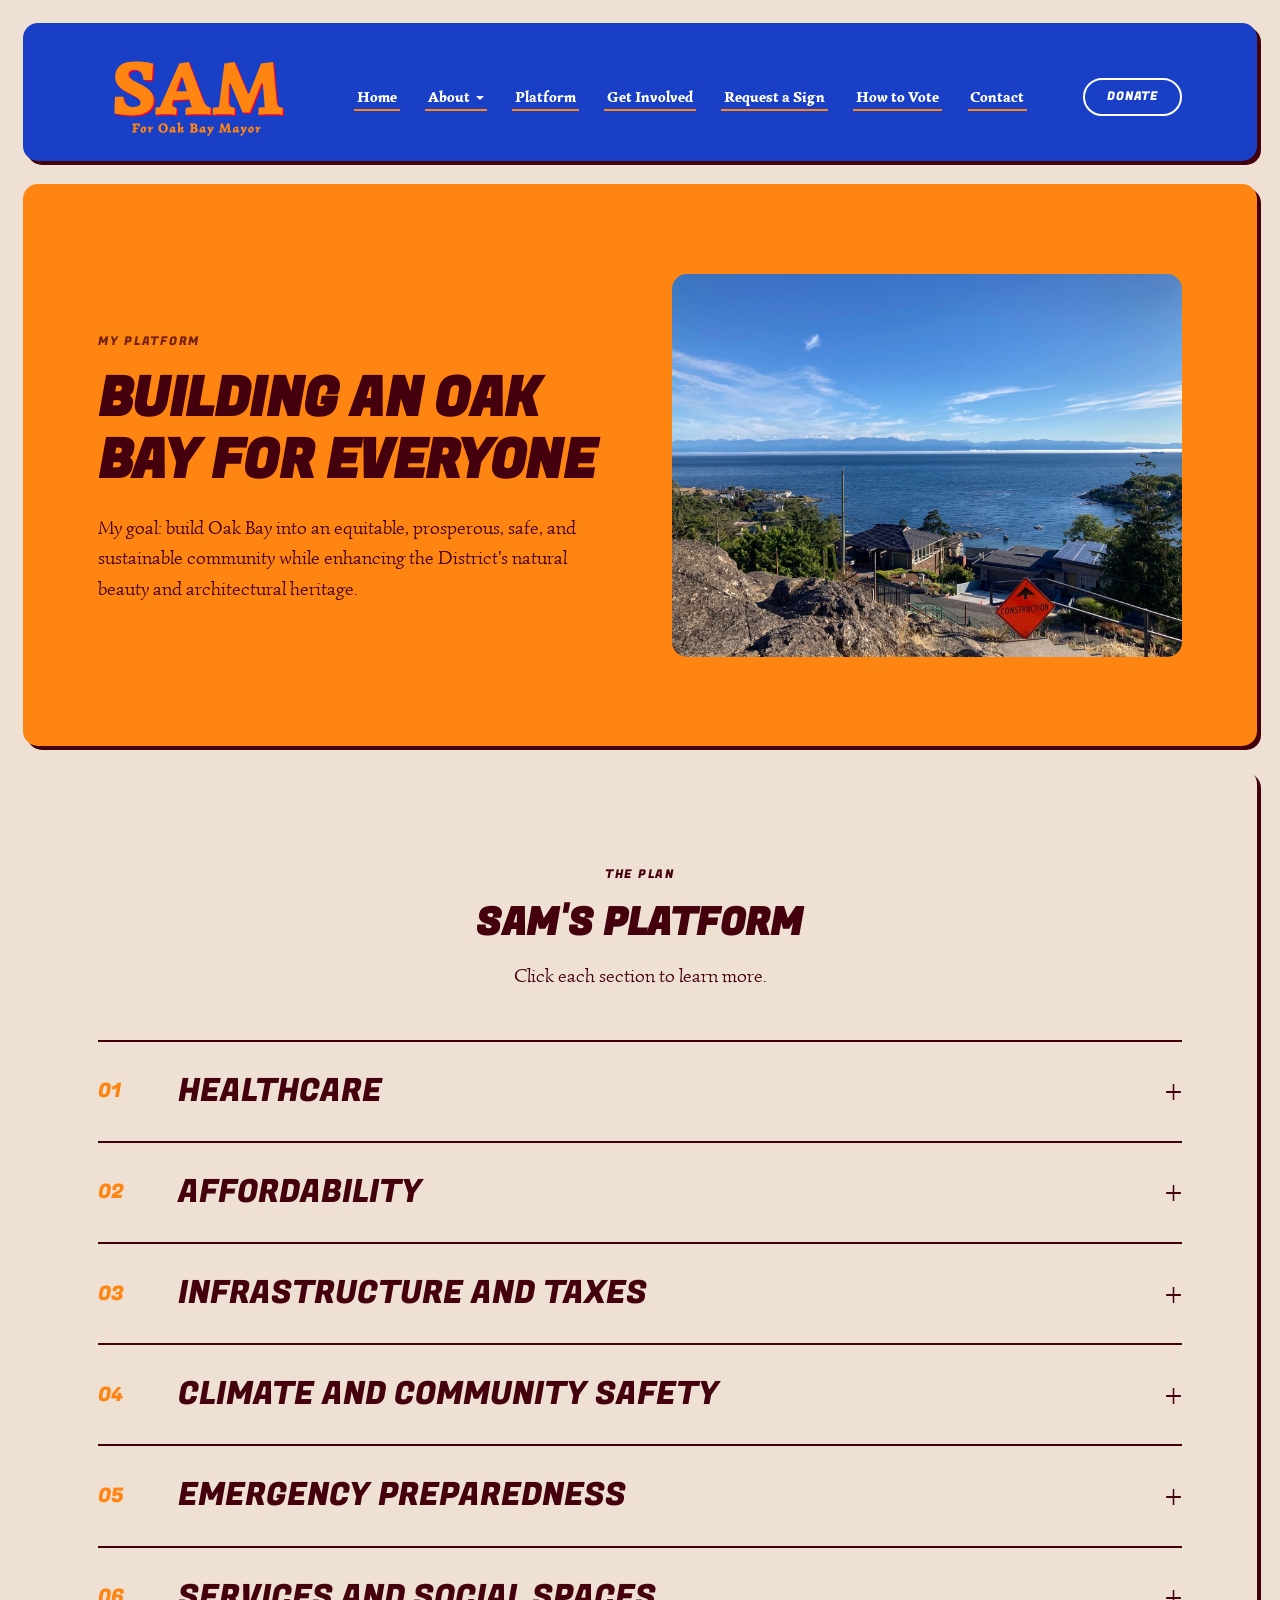
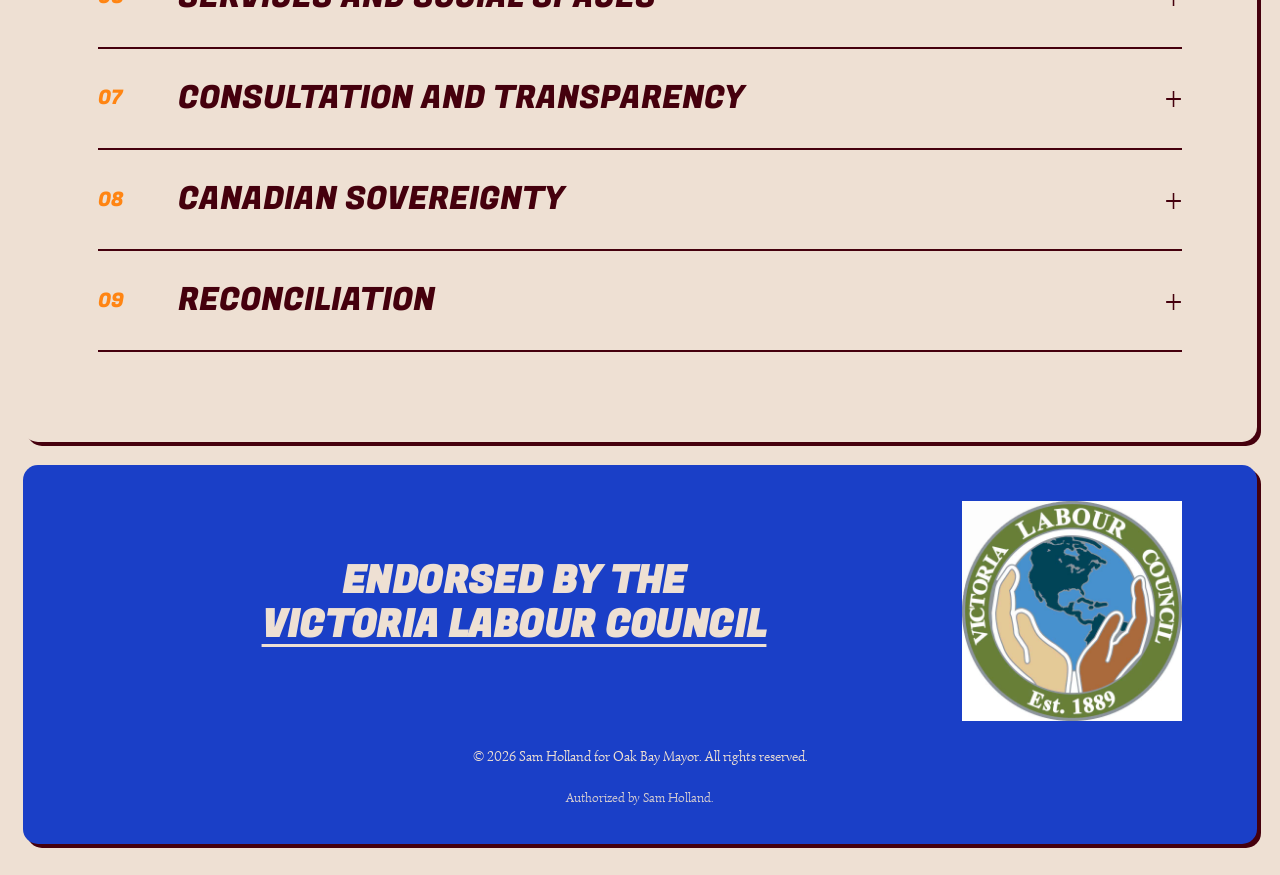
<file: platform.html>
<!DOCTYPE html>
<html lang="en-CA">
<head>
  <meta charset="UTF-8">
  <meta name="viewport" content="width=device-width, initial-scale=1.0">
  <title>Platform | Sam Holland for Oak Bay Mayor</title>
  <meta name="description" content="Sam Holland's platform for Oak Bay: climate, healthcare, housing affordability, taxes, infrastructure, and community services.">
  <link rel="canonical" href="https://samuelholland.ca/platform.html">
  <meta name="robots" content="index, follow, max-image-preview:large">
  <meta name="theme-color" content="#1A3FC7">

  <link rel="icon" href="/assets/icon.png" type="image/png">
  <link rel="apple-touch-icon" href="/assets/icon.png">

  <meta property="og:site_name" content="Sam Holland for Oak Bay Mayor">
  <meta property="og:locale" content="en_CA">
  <meta property="og:type" content="website">
  <meta property="og:title" content="Platform | Sam Holland for Oak Bay Mayor">
  <meta property="og:description" content="Sam Holland's platform for Oak Bay: climate, healthcare, housing affordability, taxes, infrastructure, and community services.">
  <meta property="og:url" content="https://samuelholland.ca/platform.html">
  <meta property="og:image" content="https://samuelholland.ca/assets/og-image.png">
  <meta property="og:image:width" content="1200">
  <meta property="og:image:height" content="630">
  <meta property="og:image:alt" content="Sam Holland for Oak Bay Mayor">
  <meta name="twitter:card" content="summary_large_image">
  <meta name="twitter:title" content="Platform | Sam Holland for Oak Bay Mayor">
  <meta name="twitter:description" content="Sam Holland's platform for Oak Bay: climate, healthcare, housing affordability, taxes, infrastructure, and community services.">
  <meta name="twitter:image" content="https://samuelholland.ca/assets/og-image.png">


  <link rel="preconnect" href="https://fonts.googleapis.com">
  <link rel="preconnect" href="https://fonts.gstatic.com" crossorigin>
  <link rel="stylesheet" href="https://fonts.googleapis.com/css2?family=Dela+Gothic+One&amp;family=Signika:wght@300..700&amp;family=Simonetta&amp;family=Fugaz+One&amp;display=swap">
  <link rel="stylesheet" href="style.css">

  <script type="application/ld+json">
{
  "@context": "https://schema.org",
  "@type": "WebPage",
  "@id": "https://samuelholland.ca/platform.html#webpage",
  "url": "https://samuelholland.ca/platform.html",
  "name": "Platform | Sam Holland for Oak Bay Mayor",
  "description": "Sam Holland's platform for Oak Bay: climate, healthcare, housing affordability, taxes, infrastructure, and community services.",
  "isPartOf": {
    "@id": "https://samuelholland.ca/#website"
  },
  "about": {
    "@id": "https://samuelholland.ca/#person"
  },
  "inLanguage": "en-CA"
}
</script>

</head>

<!-- Google tag (gtag.js) -->
<script async src="https://www.googletagmanager.com/gtag/js?id=AW-18488291435"></script>
<script>
  window.dataLayer = window.dataLayer || [];
  function gtag(){dataLayer.push(arguments);}
  gtag('js', new Date());

  gtag('config', 'AW-18488291435');
</script>

<body>
  <!-- ================================================================
       HERO
       ================================================================ -->

  <section class="panel panel--blue panel--hero platform-header">
  <div class="container">

    <div class="masthead">
      <a href="/" class="logo" aria-label="Sam Holland for Oak Bay Mayor — home">
        <img src="assets/logo-wordmark-horizontal.svg"
             alt=""
             class="logo-mark"
             width="600"
             height="300">
      </a>

      <nav class="main-nav" aria-label="Main">
         <ul>
           <li><a href="/" class="link-highlight">Home</a></li>
            <li class="nav-dropdown">
              <button type="button" class="link-highlight" aria-expanded="false" aria-controls="nav-about-menu">About</button>
              <ul id="nav-about-menu">
                <li><a href="about.html" class="link-highlight">About Sam</a></li>
                <li><a href="news.html" class="link-highlight">News</a></li>
              </ul>
            </li>
            <li><a href="platform.html" class="link-highlight">Platform</a></li>
            <li><a href="/volunteer.html" class="link-highlight">Get Involved</a></li>
            <li><a href="/lawn.html" class="link-highlight">Request a Sign</a></li>
            <li><a href="/vote.html" class="link-highlight">How to Vote</a></li>
            <li><a href="/#contact" class="link-highlight">Contact</a></li>
          </ul>
      </nav>

      <a href="/donate.html" class="btn btn-outline btn-sm">Donate</a>
    </div>

  </div>
</section>

  <header class="panel panel--orange platform-hero">
    <div class="container">

      <div class="platform-hero-grid">

        <div class="platform-hero-copy">
          <span class="eyebrow">My Platform</span>

          <h1>Building an Oak Bay for Everyone</h1>

          <p class="section-intro">
            My goal: build Oak Bay into an equitable, prosperous, safe, and sustainable community while enhancing the District's natural beauty and architectural heritage.
          </p>

        </div>

        <div class="platform-hero-image">
          <img
            src="/assets/construction.jpg"
            alt="construction ahead">
        </div>

      </div>

    </div>
  </header>


  <!-- ================================================================
       PLATFORM SECTIONS
       ================================================================ -->

  <main>

    <section class="panel platform-details">
      <div class="container">

        <div class="panel-head text-center">
          <span class="eyebrow">The Plan</span>
          <h2>Sam's Platform</h2>
          <p class="section-intro">
            Click each section to learn more.
          </p>
        </div>


        <div class="platform-sections">
          
          <!-- 01 -->
          <details class="platform-section">
            <summary>
              <span class="platform-number">01</span>
              <span class="platform-title">Healthcare</span>
              <span class="platform-toggle" aria-hidden="true">+</span>
            </summary>

            <div class="platform-content">
              <p>
                Other municipalities in the region are leaders in making sure residents can get care
                &mdash; Colwood has built a clinic and is hiring family doctors, 
                Langford is working with a non-profit to build clinics,
                and Victoria has committed to municipal leadership in creating new clinics. 
                It's time for Oak Bay to take action as well. 
                </p>
                <p>Firstly, I will advocate tirelessly for a seniors' campus of care at the Oak Bay Lodge site. 
                  Our region needs high quality public care, and the site has sat empty for far too long.
                </p>
                <p>Secondly, I will work to bring a new clinic to Oak Bay. 
                A clinic can be built at low or no cost to the municipality through developer contributions. 
                The clinic will ensure every resident has a family doctor. 
                Once this is achieved, I support expanding the clinic into a real walk-in clinic, 
                which the region has been missing since the pandemic.
                If the model proves continually successful, I will support hiring specialists for the outpatient care 
                Oak Bay residents desperately need and can't get. 
                This project may be fully compatible with the Lodge site; 
                 I will do my best to bring family doctors to Oak Bay as soon as possible, 
                regardless of Island Health and Provincial timelines.
              </p>
              <p>
                As an aging community with declining access to healthcare services, 
                Oak Bay and the Capital Region as a whole need these investments 
                to avert suffering and deliver a good standard of life.
              </p>
            </div>
          </details>


          <!-- 02 -->
          <details class="platform-section">
            <summary>
              <span class="platform-number">02</span>
              <span class="platform-title">Affordability</span>
              <span class="platform-toggle" aria-hidden="true">+</span>
            </summary>

            <div class="platform-content">
              <p>
                Right now, Oak Bay is unaffordable to all but the wealthiest new residents. 
                This is chasing out young families, seniors who want to downsize, 
                and people who grew up here and don't make high six figures. 
                Oak Bay residents deserve affordable places to live, 
                affordable and efficient ways to get around, and easy access to affordable services. 
                I will prioritize bringing affordable housing to Oak Bay, 
                building out a complete walk, bike, and roll network, 
                as well as bringing better transit to the District.
                
              </p>

              <h4> Housing and Neighbourhood Businesses</h4>
              <p>
                Because of the poor state of Oak Bay's infrastructure, 
                the District is in a difficult position regarding building affordable housing. 
                Putting new housing on a block with a chronically broken sewer main 
                or intermittent water supply is foolhardy. I commit to a clear and transparent process for legalizing a variety of 
                housing across the District, in lockstep with the necessary replacements to sewer and water mains. 
                I will also pursue and support bringing more businesses and 
                housing options to centres like Estevan Village and Oak Bay Village.
                </p>
                <p>
                I will always try to bring creative solutions to the table, 
                such as bringing pre-approved designs for small apartments, townhomes, and laneway houses to the District. 
                Oak Bay's housing bylaws need a transparent and accountable review,
                and I will ensure that the public is not just consulted but included in this planning. 
                Simply put, we need to be clear what we want in the District, instead of just saying no to everything we don't want. 
                
                Without a clear vision, there is no certainty for residents. 
              </p>
              <p>
                I also support increasing the variety and availability of small businesses across the District. 
                Every neighbourhood deserves access to local services like grocers, bakers, doctors, 
                and veterinarians. Increasing commerce in the District
                is also an effective way to broaden the tax base, lessening the need for 
                steep tax increases to keep up with urgent infrastructure needs.
              </p>

              <h4>Transportation</h4>

              <p>Oak Bay is an aging municipality. 
                Everyone, at some point in their life, 
                will be unable to drive, not least seniors and kids.
                Being able to walk or roll to work or services is a big component of both affordability
                and quality of life, especially for seniors and people with disabilities.
                Every moment is precious, and the District should be making sure that 
                getting around is safe, easy, efficient, and affordable for everyone. 
                That means we need to be proactive in making sure 
                that it is easy and safe to get around without a car. 
                Families and people aging in place need a safe way to 
                get from their homes to friends, family, and basic services.
                </p>
                <p>
                I support building out a complete network of sidewalks, 
                pedestrian-first streets, and walk and roll routes. 
                Large portions of the sidewalk network are in poor condition 
                and need urgent repair, and many areas are not comfortable for people cycling or wheeling.
                I will work to fix sidewalks as quickly as possible and deliver a complete transportation network. 
                </p>
                <p>For drivers, I will work to improve traffic flow. 
                  A huge proportion of local congestion is caused by outdated traffic signals and poor intersection design, which also slows down transit. 
                  I will work to update these signals and get traffic moving, a win-win solution for everyone.</p>
                <p>
                Oak Bay has two corridors with high-quality transit—
                Henderson/Foul Bay and Oak Bay Avenue.
                I support improving access to these services by 
                providing more housing options near frequent transit and 
                ensuring that there are complete walk and roll conections to bus stops. 
                I also support investing in our outdated and underfunded bus stop infrastructure.
                </p>

              </div>
                
          </details>


          <!-- 03 -->
          <details class="platform-section">
            <summary>
              <span class="platform-number">03</span>
              <span class="platform-title">Infrastructure and Taxes</span>
              <span class="platform-toggle" aria-hidden="true">+</span>
            </summary>

            <div class="platform-content">

              <div class="platform-content-text">
                <p>
                 Oak Bay now has the highest property taxes in the province. 
                  High taxes may be worth it if they come with good services. 
                  But double-digit property tax increases are not sustainable. 
                </p>
                <p>
                  Oak Bay is stuck with declining services and an infrastructure maintenance backlog of more than $300 million. 
                  The cost of maintenence and repair is increasing every year. Urgent action is needed. 
                </p>
                <p>
                  The current council has chosen to address the 
                  infrastructure deficit through steeply increasing property taxes, as well as debt for capital projects. 
                  This hits homeowners on fixed incomes hard. I commit to fixing Oak Bay's infrastructure quickly and efficiently. 
                </p>
                <p>Council has also failed to grow the tax base substantially, even as the population of our region has boomed. 
                  Instead of providing more housing options for new and existing residents, 
                  the Mayor has worked to limit housing options, such as with last-minute Official Community Plan revisions. 
                  Council has also worked to limit the number of businesses in Oak Bay, 
                  such as by limiting the size of centres like Oak Bay Village. 
                  In other municipalities, businesses often pay for a disproportionate share of municipal services. 
                  In Oak Bay, residents pay for most everything.  
                  These actions keep the burden of infrastructure on Oak Bay's existing and narrow tax base. </p>
                <p>      
                  I will work to spread out sudden tax increases and build a sustainable tax base.</p>
                </div>

              <div class="platform-figures">
                <figure class="platform-figure">
                  <img
                    src="assets/tax-comparison.png"
                    alt="Graph showing Oak Bay's representative per-household tax against comparison CRD municipalities and the CRD average. Oak Bay is by far the highest and has the steepest increases."
                  >
                  <figcaption>
                    Oak Bay's tax burden (measured by tax on a representative home) is far and above every other CRD municipality. Graph credit: Keith Yacucha.
                  </figcaption>
                </figure>

                <figure class="platform-figure">
                  <img
                    src="assets/tax-increases.png"
                    alt="Chart showing the yearly percentage tax increase for each CRD municipality for the last three years. Oak Bay has the third highest increases in the region on average."
                  >
                  <figcaption>
                    Oak Bay's tax increases have been steep, and will continue apace unless action is taken to widen the tax base.
                  </figcaption>
                </figure>

              </div>

            </div>
          </details>


          <!-- 04 -->
          <details class="platform-section">
            <summary>
              <span class="platform-number">04</span>
              <span class="platform-title">Climate and Community Safety</span>
              <span class="platform-toggle" aria-hidden="true">+</span>
            </summary>

            <div class="platform-content">
              <p>
                In 2021, our community was given a stark reminder that heat kills, and climate change is here. 
                Municipalities have a responsibility to protect and prepare residents for the climate crisis, 
                as well as a duty to reduce emissions.
              </p>
              <p>
                Mirroring Saanich, I will push for a municipal interest-free loan program, managed through property taxes,
                to help property owners replace outdated furnaces with heat pumps, 
                insulate their homes, and build cooling-off spaces in rental properties. This will have the effect of reducing the largest source of municipal emissions, as well as protecting residents from deadly heatwaves and cold snaps. 
              </p>
              <p>
                I also support an ambitious expansion to Oak Bay's urban forest, 
                as well as the creation of a rain garden program similar to Victoria's. 
                Climate-change-induced drought and flooding mean that municipalities 
                need to take a more active part in stormwater management beyond just pipes under the street. 
                Green infrastructure like rain gardens reduces the load on stormwater systems, 
                protecting residents from flooding, with the added benefit of filtering out pollutants that would otherwise enter our ecosystems.
              </p>
              
            </div>
          </details>

          <!-- 05 -->
          <details class="platform-section">
            <summary>
              <span class="platform-number">05</span>
              <span class="platform-title">Emergency Preparedness</span>
              <span class="platform-toggle" aria-hidden="true">+</span>
            </summary>

            <div class="platform-content">
              <p>
                Significant parts of Oak Bay are vulnerable to flooding from storm surge and tsunami.
                Sadly, little work has been done to build the needed infrastructure and protect residents. 
              </p>
              <p>
                I will ensure that the needed flood protection infrastructure is built, rather than kicking the can down the road like previous councils. 
              </p>
            </div>
          </details>

     
          <!-- 06 -->
          <details class="platform-section">
            <summary>
              <span class="platform-number">06</span>
              <span class="platform-title">Services and Social Spaces</span>
              <span class="platform-toggle" aria-hidden="true">+</span>
            </summary>

            <div class="platform-content">
              <p>
                Oak Bay is small and has to pay a lot to maintain services. 
                I support regional services where appropriate and will pursue serious consideration of regional policing
                due to steeply rising costs. At the CRD, I also support exploring fully regionalized water and sewer services.
                Smaller municipalities pay more, and I believe government should have the capacity to maintain and deliver core services in-house.
                We should not need to rely on consultants for routine services.
              </p>

              <p>
                Oak Bay also has a shortage of social "third" spaces. Rec centres are a key third space, 
                and I support expanding operating hours to what they were before recent cuts. 
                I also support allowing new neighbourhood coffee shops and supporting programs like resident-led community streets and gardens. 
                I will also push for the creation of an Oak Bay Arts, Culture, and Community Spaces strategy to inventory, protect, maintain, and grow our arts and cultural spaces. 
                Groups like Scouting troops, social dance communities, and community choirs should feel welcome and supported in Oak Bay, 
                and it should feel easy to start a new club or activity in our community.
              </p>
            </div>
          </details>

          <!-- 07 -->
          <details class="platform-section">
            <summary>
              <span class="platform-number">07</span>
              <span class="platform-title">Consultation and Transparency</span>
              <span class="platform-toggle" aria-hidden="true">+</span>
            </summary>

            <div class="platform-content">
              <p>
                Consultation is a word that comes up a lot in Oak Bay. 
                I think it's really important to consider when consultation is meaningful, 
                and when it's a box to check (or even a delay tactic). 
                Projects that take longer usually cost more, and Oak Bay has a tight budget. 
              </p>
              <p>
                Firstly, I want to move Oak Bay towards a more iterative approach to change. 
                Instead of looking for the perfect design or policy from the get-go, 
                we should prototype changes—a plywood curb extension here, a policy tweak there. 
                That provides a chance to really test a solution and get meaningful feedback, 
                while also delivering responsive and quick decision-making. Sometimes, big changes are needed,
                but often slow and small solutions are the best way to get big change at a low cost.
              </p>
              <p>
                Secondly, I think Oak Bay needs to seriously address the use of consultants for public engagement. 
                Oak Bay needs to be able to communicate and get feedback from residents without relying on private companies, 
                especially for routine things.
              </p>

              <p>
                Thirdly, Oak Bay needs to learn to move faster on important issues, particularly when safety is involved. 
                That means less micromanagement from Council, and a bigger focus on outcomes. 
                Oak Bay has excellent staff, and it is time for Council to trust them to do their jobs. 
                Countless examples, such as Council making line-by-line edits to engineering drawings 
                or spending an hour discussing the colour of paint for a rock, show how better leadership at the Council table is desperately needed.
                As Mayor, I would strongly discourage extended debate on minutiae and focus on real outcomes for Oak Bay residents.
              </p>

              <p>
                Finally, Oak Bay needs better transparency and communication from Council. 
                It's easy for communication to get muddled when decisions at the table 
                aren't being made with honest reasoning or a clear connection to desired outcomes.
                When the District sets goals like creating a safe cycling network, achieving net-zero emissions, 
                or allowing non-market housing, those goals should be directly and transparently tied to each decision. 
                Frankly, it is confusing for the public when the District sets aspirational goals and then makes decisions
                that appear completely disconnected. I will ensure that my votes at the Council table are 
                clearly tied to this platform and the legislated goals Council sets together with the community.
              </p>
            </div>
          </details>

          
      


    <!-- 08 -->
          <details class="platform-section">
            <summary>
              <span class="platform-number">08</span>
              <span class="platform-title">Canadian Sovereignty</span>
              <span class="platform-toggle" aria-hidden="true">+</span>
            </summary>

            <div class="platform-content">
              <p>
                Municipalities and local governments have an important role 
                to play in growing and protecting Canadian sovereighty 
                in the face of American aggression. 
              </p>

              <p>
                Firstly, Oak Bay needs to reduce its reliance on 
                American tech companies for critical everyday services 
                like staff email, calendars, and other essential digital tools.
                I support working with regional partners to replace 
                American products with Canadian and open-source alternatives. 
                This is something our allies across Europe are already doing in the face of American aggression. 
                France, in particular, is well on the way to eliminating all reliance on American tech companies
                and has moved off of Microsoft services for the vast majority of government operations. 
                As part of their efforts to accomplish this goal, 
                they have created a suite of open-source alternatives for office work. 
                Oak Bay and our region should take advantage of this work. 
                It is well past the time for Oak Bay to end our dependance on American services.
              </p>
               <p>
                Secondly, we need to protect Canadian culture. The biggest way to do this
                is to fund local art and local artists, in ways that enhance our community.
                I support adopting and funding an Oak Bay Arts and Culture Strategy
                that includes a clear path to growing arts and culture spaces in Oak Bay. 
              </p>

              
            </div>
            
          </details>

          <!-- 09 -->
          <details class="platform-section">
            <summary>
              <span class="platform-number">09</span>
              <span class="platform-title">Reconciliation</span>
              <span class="platform-toggle" aria-hidden="true">+</span>
            </summary>

            <div class="platform-content">
              <p>
                Reconciliation is one of the most important issues facing Canada today. 
                If we are to survive as a nation, grow stronger as a community, 
                and build a new national story, 
                we must build stronger cross-cultural and government-to-government relationships.
              </p>

              <p>
                Reconciliation must be "a new vision, based on a commitment to mutual respect... [that[ inspire[s] Aboriginal and non-Aboriginal peoples to transform Canadian society so that our children and grandchildren can live together in dignity, peace, and prosperity on these lands we now share." (TRC Report, 2015)
                I fully support this vision, and one of the core reasons I am running is that I believe that governance in Oak Bay has not delivered shared prosperity and dignity to all.
              </p>
               <p>
                I believe Oak Bay needs to embrace co-governance with local Nations on important shared sites like Spewhung/Turkey Head.
                There is an important role for local government in responding to many of the 94 calls to action from the Truth and Reconciliation Report, including by connecting community members together in shared events, showing leadership on combatting misinformation and hatred, and collaborating with local nations and urban indigenous commmunities on economic development and land use.
              </p>
              <p>
            Oak Bay has managed to include a lot of language about reconciliation, but we have seen little concrete action on that vision of shared prosparity and dignity. I will work to ensure that the District is a welcoming place for indigenous people, and that we are actively working to build relationships with local nations and urban indigenous communities. I believe one of the main reasons that Oak Bay has a much smaller Indigenous population as a share than neighbouring municipalities is the cost of living. I will work to make sure that the District has diverse housing options and a variety of cultural and social spaces that are welcoming to all people.
              </p>
              
            </div>
            
          </details>
      </div>
 </div>
</section>
   <footer class="site-footer tex-hatch">
  <div class="container text-center">

    <div class="footer-endorsement">
      <h2>Endorsed by the <a href="https://victorialabour.ca/2026-municipal-endorsements/" target="_blank" rel="noopener">Victoria Labour Council</a></h2>
      <img
        src="assets/VLC_logo.jpg"
        alt="Victoria Labour Council logo"
        class="logo-mark"
        width="600"
        height="300"
      >
    </div>

    <p>&copy; 2026 Sam Holland for Oak Bay Mayor. All rights reserved.</p>
    <p class="disclaimer">Authorized by Sam Holland.</p>

  </div>
  


</footer>
  </main>



  <!-- ================================================================
       PLATFORM PAGE STYLES
       ================================================================ -->

  <style>

    /* Hero ------------------------------------------------------------ */

    .platform-hero {
      padding: clamp(3rem, 7vw, 7rem) 0;
    }

    .platform-hero-grid {
      display: grid;
      grid-template-columns: 1fr 1fr;
      gap: clamp(2rem, 5vw, 5rem);
      align-items: center;
    }

    .platform-hero-copy h1 {
      margin-bottom: 1.25rem;
    }

    .platform-hero-image img {
      display: block;
      width: 100%;
      height: auto;
      border-radius: var(--card-radius);
    }


    /* Platform accordion -------------------------------------------- */

    .platform-details {
      padding: clamp(3rem, 7vw, 6rem) 0;
    }

    .platform-sections {
      margin-top: 3rem;
    }

    .platform-section {
      border-top: 2px solid currentColor;
    }

    .platform-section:last-child {
      border-bottom: 2px solid currentColor;
    }

    .platform-section summary {
      display: grid;
      grid-template-columns: 4rem 1fr auto;
      align-items: center;
      gap: 1rem;
      padding: 1.5rem 0;
      cursor: pointer;
      list-style: none;
    }

    .platform-section summary::-webkit-details-marker {
      display: none;
    }

    .platform-number {
      font-family: var(--font-heading);
      color: var(--orange);
      font-size: 1.25rem;
    }

    .platform-title {
      font-family: var(--font-heading);
      font-size: clamp(1.4rem, 2.5vw, 2.2rem);
      text-transform: uppercase;
    }

    .platform-toggle {
      font-size: 2rem;
      line-height: 1;
      transition: transform 0.2s ease;
    }

    .platform-section[open] .platform-toggle {
      transform: rotate(45deg);
    }


    /* Mobile --------------------------------------------------------- */

    @media (max-width: 700px) {

      .platform-hero-grid {
        grid-template-columns: 1fr;
      }

      .platform-hero-image {
        order: -1;
      }

      .platform-section summary {
        grid-template-columns: 2.5rem 1fr auto;
      }

    }

  </style>

  <script src="nav.js" defer></script>
</body>
</html>
</file>
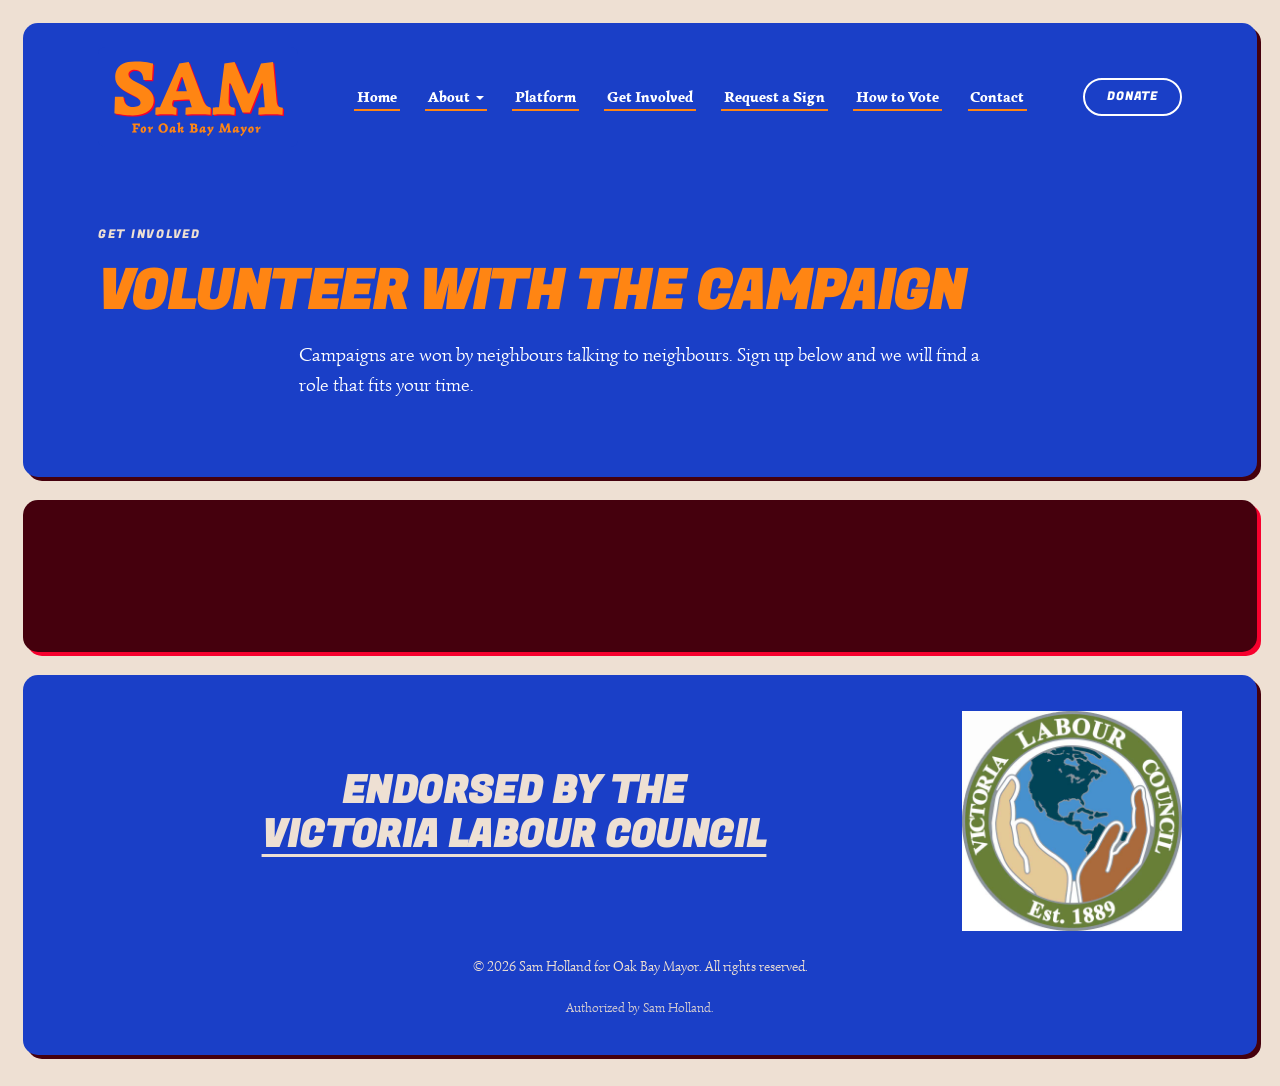
<file: volunteer.html>
<!DOCTYPE html>
<html lang="en-CA">
<head>
  <meta charset="UTF-8">
  <meta name="viewport" content="width=device-width, initial-scale=1.0">
  <title>Volunteer | Sam Holland for Oak Bay Mayor</title>
  <meta name="description" content="Sign up to volunteer with Sam Holland's campaign for Mayor of Oak Bay and help build an Oak Bay for everyone.">
  <link rel="canonical" href="https://samuelholland.ca/volunteer.html">
  <meta name="robots" content="index, follow, max-image-preview:large">
  <meta name="theme-color" content="#1A3FC7">

  <link rel="icon" href="/assets/icon.png" type="image/png">
  <link rel="apple-touch-icon" href="/assets/icon.png">

  <meta property="og:site_name" content="Sam Holland for Oak Bay Mayor">
  <meta property="og:locale" content="en_CA">
  <meta property="og:type" content="website">
  <meta property="og:title" content="Volunteer | Sam Holland for Oak Bay Mayor">
  <meta property="og:description" content="Sign up to volunteer with Sam Holland's campaign for Mayor of Oak Bay and help build an Oak Bay for everyone.">
  <meta property="og:url" content="https://samuelholland.ca/volunteer.html">
  <meta property="og:image" content="https://samuelholland.ca/assets/og-image.png">
  <meta property="og:image:width" content="1200">
  <meta property="og:image:height" content="630">
  <meta property="og:image:alt" content="Sam Holland for Oak Bay Mayor">
  <meta name="twitter:card" content="summary_large_image">
  <meta name="twitter:title" content="Volunteer | Sam Holland for Oak Bay Mayor">
  <meta name="twitter:description" content="Sign up to volunteer with Sam Holland's campaign for Mayor of Oak Bay and help build an Oak Bay for everyone.">
  <meta name="twitter:image" content="https://samuelholland.ca/assets/og-image.png">

  <link rel="preconnect" href="https://fonts.googleapis.com">
  <link rel="preconnect" href="https://fonts.gstatic.com" crossorigin>
  <link rel="stylesheet" href="https://fonts.googleapis.com/css2?family=Dela+Gothic+One&amp;family=Signika:wght@300..700&amp;family=Simonetta&amp;family=Fugaz+One&amp;display=swap">
  <link rel="stylesheet" href="style.css">
</head>

<!-- Google tag (gtag.js) -->
<script async src="https://www.googletagmanager.com/gtag/js?id=AW-18488291435"></script>
<script>
  window.dataLayer = window.dataLayer || [];
  function gtag(){dataLayer.push(arguments);}
  gtag('js', new Date());

  gtag('config', 'AW-18488291435');
</script>

<body>

  <a href="#main" class="skip-link">Skip to main content</a>

  <main id="main">

  <!-- ==========================================================================
     HERO — blue panel. Carries the masthead, per the reference layout.
     ========================================================================== -->
  <section id="hero" class="panel panel--blue panel--hero tex-rings">
    <div class="container">

      <div class="masthead">
        <a href="/" class="logo" aria-label="Sam Holland for Oak Bay Mayor — home">
          <img src="assets/logo-wordmark-horizontal.svg" alt=""
               class="logo-mark" width="600" height="300">
        </a>

       <nav class="main-nav" aria-label="Main">
        <ul>
           <li><a href="/" class="link-highlight">Home</a></li>
            <li class="nav-dropdown">
              <button type="button" class="link-highlight" aria-expanded="false" aria-controls="nav-about-menu">About</button>
              <ul id="nav-about-menu">
                <li><a href="about.html" class="link-highlight">About Sam</a></li>
                <li><a href="news.html" class="link-highlight">News</a></li>
              </ul>
            </li>
            <li><a href="platform.html" class="link-highlight">Platform</a></li>
            <li><a href="/volunteer.html" class="link-highlight">Get Involved</a></li>
            <li><a href="/lawn.html" class="link-highlight">Request a Sign</a></li>
            <li><a href="/vote.html" class="link-highlight">How to Vote</a></li>
            <li><a href="/#contact" class="link-highlight">Contact</a></li>
          </ul>
      </nav>

        <a href="/donate.html" class="btn btn-outline btn-sm">Donate</a>
      </div>

      <div class="page-intro">
        <span class="eyebrow">Get Involved</span>
        <h1>Volunteer with the campaign</h1>
        <p class="section-intro">
          Campaigns are won by neighbours talking to neighbours. Sign up below
          and we will find a role that fits your time.
        </p>
      </div>

    </div>
  </section>


  <section id="volunteer" class="panel panel--bordeaux tex-dots">
    <div class="container">
      <link href='https://actionnetwork.org/css/style-embed-v3.css' rel='stylesheet' type='text/css' /><script src='https://actionnetwork.org/widgets/v6/form/sign-up-to-volunteer-97?format=js&source=widget'></script><div id='can-form-area-sign-up-to-volunteer-97' style='width: 100%'><!-- this div is the target for our HTML insertion --></div>
    </div>
  </section>

      </main>

<footer class="site-footer tex-hatch">
  <div class="container text-center">

    <div class="footer-endorsement">
      <h2>Endorsed by the <a href="https://victorialabour.ca/2026-municipal-endorsements/" target="_blank" rel="noopener">Victoria Labour Council</a></h2>
      <img
        src="assets/VLC_logo.jpg"
        alt="Victoria Labour Council logo"
        class="logo-mark"
        width="600"
        height="300"
      >
    </div>

    <p>&copy; 2026 Sam Holland for Oak Bay Mayor. All rights reserved.</p>
    <p class="disclaimer">Authorized by Sam Holland.</p>

  </div>
</footer>

  <script src="nav.js" defer></script>
</body>
</html>
</file>
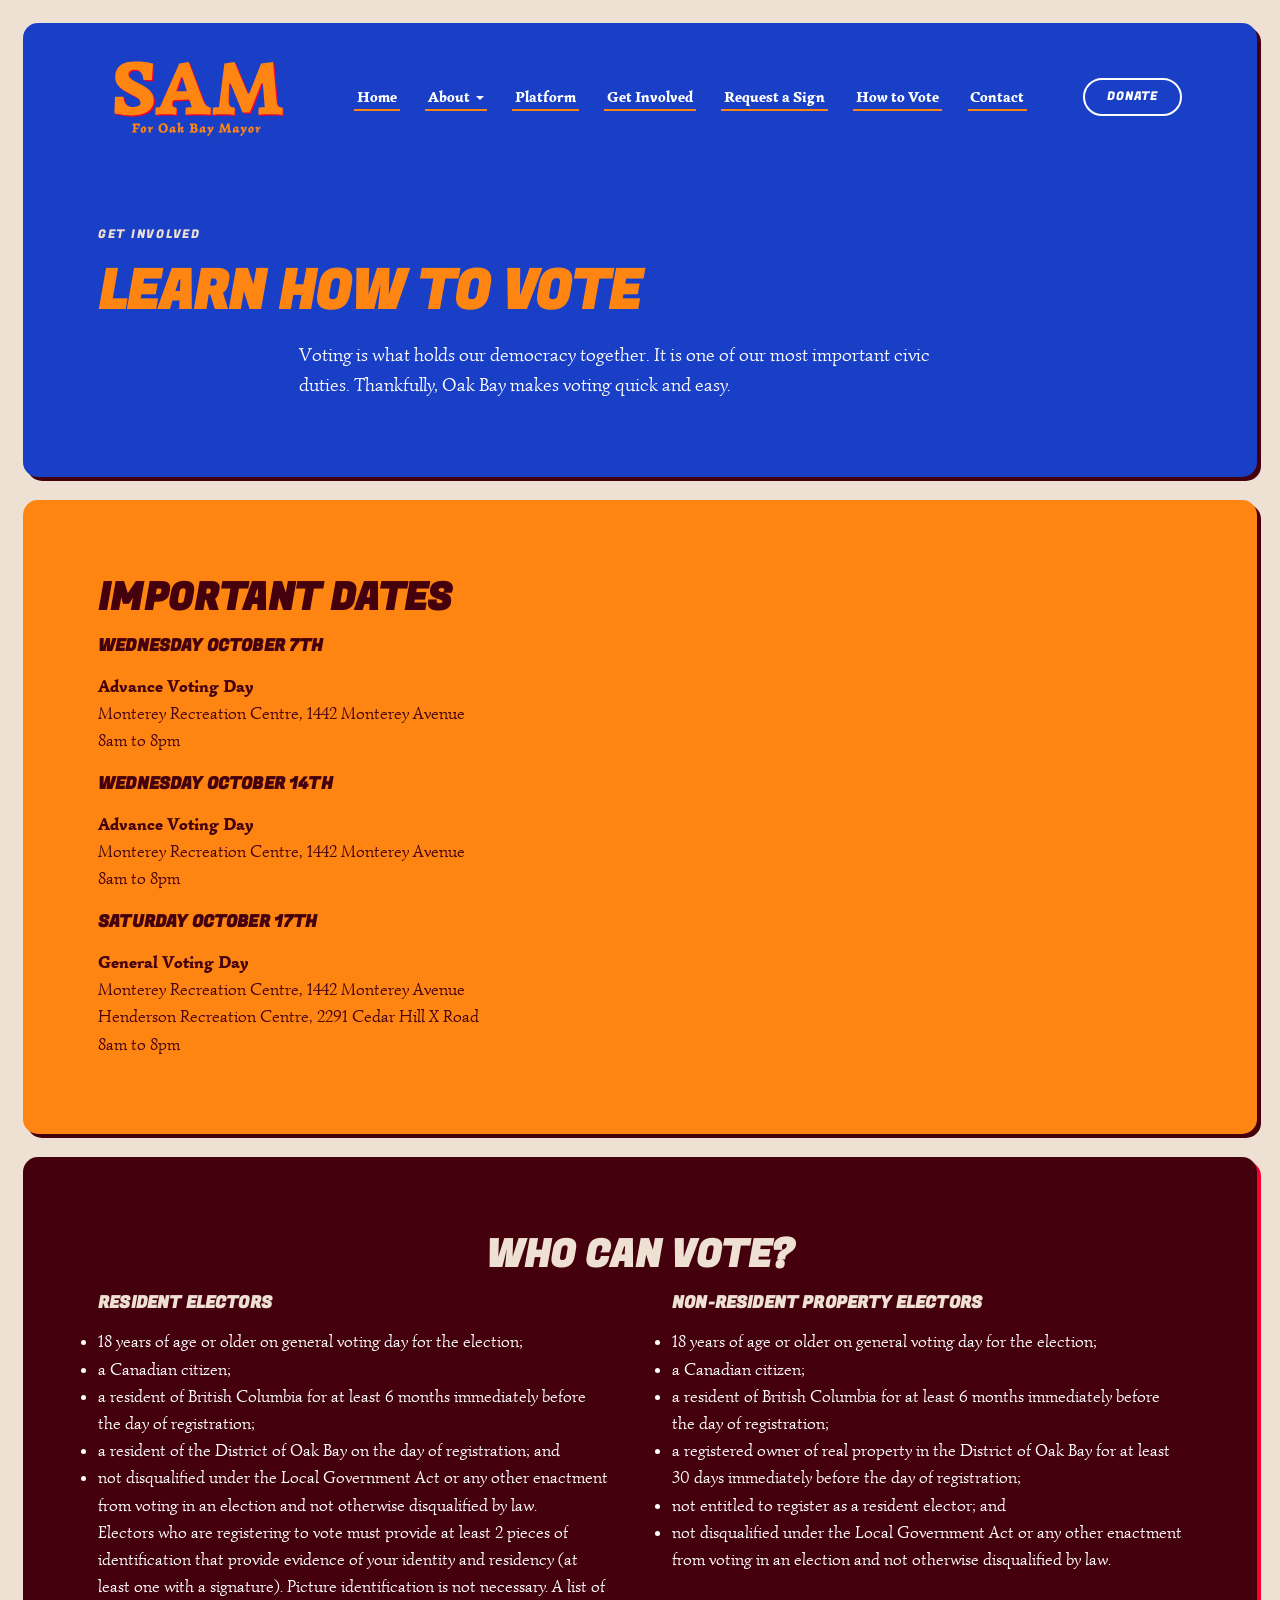
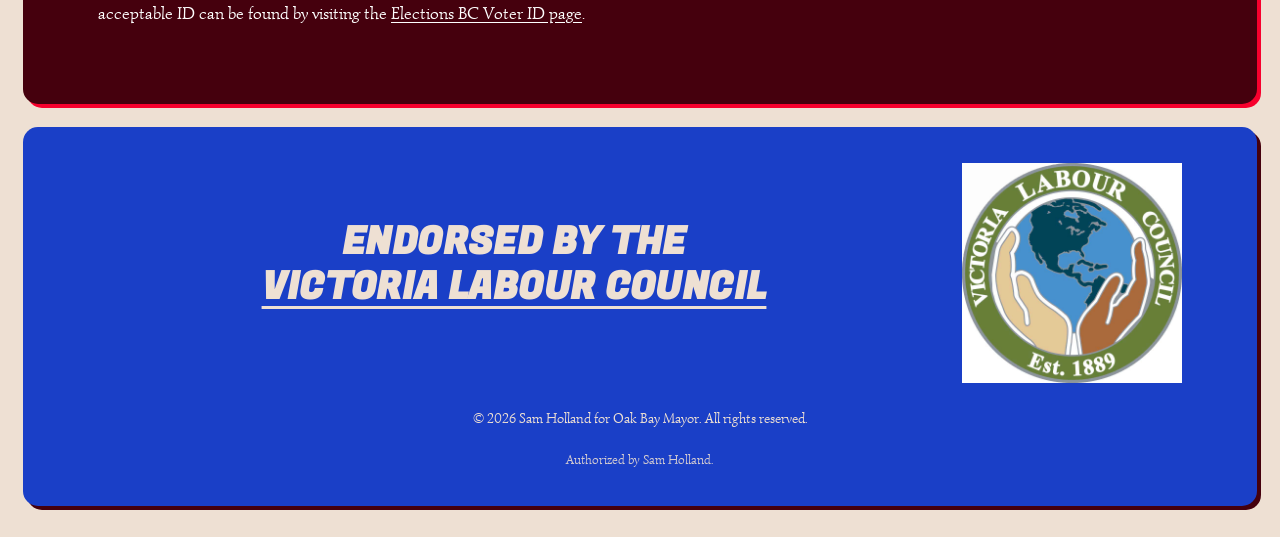
<file: vote.html>
<!DOCTYPE html>
<html lang="en-CA">
<head>
  <meta charset="UTF-8">
  <meta name="viewport" content="width=device-width, initial-scale=1.0">
  <title>How to Vote | Sam Holland for Oak Bay Mayor</title>
  <meta name="description" content="Learn how to vote in the Oak Bay election.">
  <link rel="canonical" href="https://samuelholland.ca/vote.html">
  <meta name="robots" content="index, follow, max-image-preview:large">
  <meta name="theme-color" content="#1A3FC7">

  <link rel="icon" href="/assets/icon.png" type="image/png">
  <link rel="apple-touch-icon" href="/assets/icon.png">

  <meta property="og:site_name" content="Sam Holland for Oak Bay Mayor">
  <meta property="og:locale" content="en_CA">
  <meta property="og:type" content="website">
  <meta property="og:title" content="How to Vote | Sam Holland for Oak Bay Mayor">
  <meta property="og:description" content="Learn how to vote in the Oak Bay election.">
  <meta property="og:url" content="https://samuelholland.ca/vote.html">
  <meta property="og:image" content="https://samuelholland.ca/assets/og-image.png">
  <meta property="og:image:width" content="1200">
  <meta property="og:image:height" content="630">
  <meta property="og:image:alt" content="Sam Holland for Oak Bay Mayor">
  <meta name="twitter:card" content="summary_large_image">
  <meta name="twitter:title" content="How to Vote | Sam Holland for Oak Bay Mayor">
  <meta name="twitter:description" content="Learn how to vote in the Oak Bay election.">
  <meta name="twitter:image" content="https://samuelholland.ca/assets/og-image.png">

  <link rel="preconnect" href="https://fonts.googleapis.com">
  <link rel="preconnect" href="https://fonts.gstatic.com" crossorigin>
  <link rel="stylesheet" href="https://fonts.googleapis.com/css2?family=Dela+Gothic+One&amp;family=Signika:wght@300..700&amp;family=Simonetta&amp;family=Fugaz+One&amp;display=swap">
  <link rel="stylesheet" href="style.css">
</head>

<!-- Google tag (gtag.js) -->
<script async src="https://www.googletagmanager.com/gtag/js?id=AW-18488291435"></script>
<script>
  window.dataLayer = window.dataLayer || [];
  function gtag(){dataLayer.push(arguments);}
  gtag('js', new Date());

  gtag('config', 'AW-18488291435');
</script>


<body>

  <a href="#main" class="skip-link">Skip to main content</a>

  <main id="main">

  <!-- ==========================================================================
     HERO — blue panel. Carries the masthead, per the reference layout.
     ========================================================================== -->
  <section id="hero" class="panel panel--blue panel--hero tex-rings">
    <div class="container">

      <div class="masthead">
        <a href="/" class="logo" aria-label="Sam Holland for Oak Bay Mayor — home">
          <img src="assets/logo-wordmark-horizontal.svg" alt=""
               class="logo-mark" width="600" height="300">
        </a>

       <nav class="main-nav" aria-label="Main">
        <ul>
           <li><a href="/" class="link-highlight">Home</a></li>
            <li class="nav-dropdown">
              <button type="button" class="link-highlight" aria-expanded="false" aria-controls="nav-about-menu">About</button>
              <ul id="nav-about-menu">
                <li><a href="about.html" class="link-highlight">About Sam</a></li>
                <li><a href="news.html" class="link-highlight">News</a></li>
              </ul>
            </li>
            <li><a href="platform.html" class="link-highlight">Platform</a></li>
            <li><a href="/volunteer.html" class="link-highlight">Get Involved</a></li>
            <li><a href="/lawn.html" class="link-highlight">Request a Sign</a></li>
            <li><a href="/vote.html" class="link-highlight">How to Vote</a></li>
            <li><a href="/#contact" class="link-highlight">Contact</a></li>
          </ul>
      </nav>

        <a href="/donate.html" class="btn btn-outline btn-sm">Donate</a>
      </div>

      <div class="page-intro">
        <span class="eyebrow">Get Involved</span>
        <h1>Learn How to Vote</h1>
        <p class="section-intro">
          Voting is what holds our democracy together. It is one of our most important civic duties. Thankfully, Oak Bay makes voting quick and easy. 


          </p>
          


      </div>
</div>
    </div>
  </section>


  <section id="vote" class="panel panel--orange tex-dots">
    <div class="container">
      <h2> Important Dates </h2>

          <h4>Wednesday October 7th</h4>
          <p>
            <b>Advance Voting Day </b><br> 
            Monterey Recreation Centre, 1442 Monterey Avenue <br>
            8am to 8pm</p>

          <h4> Wednesday October 14th </h4> 
             <p><b> Advance Voting Day </b> <br> 
            Monterey Recreation Centre, 1442 Monterey Avenue <br>
            8am to 8pm</p>

          <h4> Saturday October 17th </h4> 
             <p><b> General Voting Day </b> <br> 
            Monterey Recreation Centre, 1442 Monterey Avenue <br>
            Henderson Recreation Centre, 2291 Cedar Hill X Road <br>
            8am to 8pm</p>
              
          </div>
          </section>

<section id="vote" class="panel panel--bordeaux tex-dots">
  <div class="container">
<h2 class="text-center">Who can Vote?</h2>
         

<div class="grid-2-col grid-2-col--top">

  <div>
    <h4>Resident Electors</h4>
    <ul>
      <li>18 years of age or older on general voting day for the election;</li>
      <li>a Canadian citizen;</li>
      <li>a resident of British Columbia for at least 6 months immediately before the day of registration;</li>
      <li>a resident of the District of Oak Bay on the day of registration; and</li>
      <li>not disqualified under the Local Government Act or any other enactment from voting in an election and not otherwise disqualified by law.</li>
    </ul>

    <p>
      Electors who are registering to vote must provide at least 2 pieces of
      identification that provide evidence of your identity and residency
      (at least one with a signature). Picture identification is not necessary.
      A list of acceptable ID can be found by visiting the
      <a href="https://elections.bc.ca/2024-provincial-election/voter-id/"
         target="_blank" rel="noopener noreferrer">Elections BC Voter ID page</a>.
    </p>
  </div>

  <div>
    <h4>Non-Resident Property Electors</h4>
    <ul>
      <li>18 years of age or older on general voting day for the election;</li>
      <li>a Canadian citizen;</li>
      <li>a resident of British Columbia for at least 6 months immediately before the day of registration;</li>
      <li>a registered owner of real property in the District of Oak Bay for at least 30 days immediately before the day of registration;</li>
      <li>not entitled to register as a resident elector; and</li>
      <li>not disqualified under the Local Government Act or any other enactment from voting in an election and not otherwise disqualified by law.</li>
    </ul>
  </div>

</div>


    </div>
    </div>
  </section>

      </main>

<footer class="site-footer tex-hatch">
  <div class="container text-center">

    <div class="footer-endorsement">
      <h2>Endorsed by the <a href="https://victorialabour.ca/2026-municipal-endorsements/" target="_blank" rel="noopener">Victoria Labour Council</a></h2>
      <img
        src="assets/VLC_logo.jpg"
        alt="Victoria Labour Council logo"
        class="logo-mark"
        width="600"
        height="300"
      >
    </div>

    <p>&copy; 2026 Sam Holland for Oak Bay Mayor. All rights reserved.</p>
    <p class="disclaimer">Authorized by Sam Holland.</p>

  </div>
</footer>

  <script src="nav.js" defer></script>
</body>
</html>
</file>
<file: style.css>
/* ==========================================================================
   CAMPAIGN BRANDING STYLESHEET (style.css)

   Layout model: the page is a stack of full-bleed rounded colour PANELS inset
   from the viewport edge, floating on the cream page background. Sections do
   not sit on a shared background — each one IS a coloured container.

   Sections:
     1. Design tokens
     2. Reset & base
     3. Typography
     4. Panel system
     5. Layout utilities
     6. Buttons
     7. Forms
     8. Masthead & navigation (lives inside the hero panel)
     9. Hero
    10. Record
    11. Platform
    12. Get involved
    13. Donate band
    14. Contact
    15. Footer
    16. Responsive
   ========================================================================== */

/* --------------------------------------------------------------------------
   1. DESIGN TOKENS
   Palette is fixed by the brand sheet. Do not introduce new hues.
   -------------------------------------------------------------------------- */
:root {
  --blue:      #1A3FC7;  /* Persian Blue    */
  --blue-dark: #0C1D60;  /* Persian Blue, darkened — panel fill only */
  --red:      #F7002D;  /* Strawberry Red  */
  --orange:   #FF8513;  /* Princeton Orange*/
  --cream:    #EEE0D3;  /* Almond Cream    */
  --bordeaux: #45000D;  /* Night Bordeaux  */
  --white:    #FFFFFF;

  /* Text pairings that clear WCAG AA. The palette is NOT interchangeable:
       on --blue      -> white (8.1) or cream (6.3);  orange is 3.3, headings only
       on --bordeaux  -> white (16.7), cream (12.9), orange (6.8)
       on --orange    -> bordeaux (6.8) ONLY;         white is 2.4, never
       on --red       -> white (4.2), large bold type only, never body copy
       on --cream     -> bordeaux (12.9) or blue (6.3)
     Use the --on-* tokens below rather than picking a hue by eye. */
  --on-blue:      var(--white);
  --on-blue-dark: var(--white);
  --on-blue-soft: var(--cream);
  --on-bordeaux:  var(--white);
  --on-orange:    var(--bordeaux);
  --on-red:       var(--white);
  --on-cream:     var(--bordeaux);

  /* Typography — Dela Gothic One headers, Simonetta body, per the brand sheet. */
  --font-heading: 'Fugaz One', 'Dela Gothic One', Impact, 'Arial Black', sans-serif;
  --font-body: 'Simonetta', system-ui, -apple-system, 'Segoe UI', sans-serif;

  /* Panel geometry, measured off the reference build. */
  --panel-radius: 15px;
  --panel-inset: clamp(14px, 1.8vw, 26px);
  --panel-gap: clamp(14px, 1.8vw, 26px);
  --card-gap: 15px;
  --panel-pad-y: clamp(2.75rem, 6vw, 4.75rem);
  --card-radius: 15px;
  --media-radius: 10px;
  --pill: 999px;

  --max-width: 1180px;


  /* Hard shadow: a zero-blur solid offset, the same device the wordmark uses
     for its red edge. Measured off Icon.png, that offset runs down and to the
     RIGHT at ~2% of the mark's size. Flip the sign of both to move it left. */
  --shadow-x: 8px;
  --shadow-y: 8px;
  --shadow-x-hover: 11px;
  --shadow-y-hover: 11px;
  --shadow-color: var(--bordeaux);
}

/* --------------------------------------------------------------------------
   2. RESET & BASE
   -------------------------------------------------------------------------- */
*, *::before, *::after { box-sizing: border-box; margin: 0; padding: 0; }

html { scroll-behavior: smooth; }

body {
  font-family: var(--font-body);
  font-size: 1.0625rem;
  line-height: 1.6;
  font-weight: 500;
  color: var(--on-cream);
  background-color: var(--cream);
  padding-top: var(--panel-inset);
  padding-bottom: var(--shadow-y);
  -webkit-font-smoothing: antialiased;
  text-rendering: optimizeLegibility;
}

img { display: block; max-width: 100%; height: auto; }

.panel[id] { scroll-margin-top: var(--panel-inset); }

:focus-visible {
  outline: 3px solid var(--orange);
  outline-offset: 3px;
  border-radius: 3px;
}

/* Orange focus ring is invisible against an orange panel. */
.panel--orange :focus-visible,
.panel--red :focus-visible { outline-color: var(--bordeaux); }

.skip-link {
  position: absolute;
  left: 1rem;
  top: -100%;
  z-index: 200;
  padding: 0.75rem 1.25rem;
  background-color: var(--bordeaux);
  color: var(--white);
  font-family: var(--font-heading);
  font-size: 0.85rem;
  text-decoration: none;
  border-radius: var(--pill);
  transition: top 0.2s ease;
}

.skip-link:focus-visible { top: 1rem; color: var(--white); }

.visually-hidden {
  position: absolute;
  width: 1px; height: 1px;
  overflow: hidden;
  clip: rect(0 0 0 0);
  clip-path: inset(50%);
  white-space: nowrap;
}

@media (prefers-reduced-motion: reduce) {
  html { scroll-behavior: auto; }
  .platform-card:hover,
  .action-card:hover,
  .btn-shadow:hover,
  .btn-shadow:active { transform: none; }
  *, *::before, *::after {
    transition-duration: 0.01ms !important;
    animation-duration: 0.01ms !important;
  }
}

/* --------------------------------------------------------------------------
   3. TYPOGRAPHY
   -------------------------------------------------------------------------- */
h1, h2, h3, h4, h5, h6 {
  font-family: var(--font-heading);
  line-height: 1.15;
  margin-bottom: 1rem;
  text-transform: uppercase;
  letter-spacing: 0.01em;
  text-wrap: balance;
  color: inherit;
}

h1 { font-size: clamp(2.1rem, 1.5rem + 2.6vw, 3.4rem); letter-spacing: -0.01em; }
h2 { font-size: clamp(1.6rem, 1.2rem + 1.7vw, 2.4rem); }
h3 { font-size: clamp(1.55rem, 1.42rem + 0.55vw, 1.75rem); }

p { margin-bottom: 1.25rem; }
p:last-child { margin-bottom: 0; }

a { color: inherit; text-decoration: underline; text-underline-offset: 0.18em; }
a:hover { text-decoration-thickness: 2px; }

strong { font-weight: 700; }

/* --------------------------------------------------------------------------
   4. PANEL SYSTEM
   Each panel is a rounded colour block inset from the viewport edge. overflow
   is hidden so inner bands and images clip to the panel's corners.
   -------------------------------------------------------------------------- */
.panel {
  margin: 0 var(--panel-inset) var(--panel-gap);
  padding: var(--panel-pad-y) 0;
  border-radius: var(--panel-radius);
  overflow: hidden;
  --shadow-x: 4px;
  --shadow-y: 4px;
  box-shadow: var(--shadow-x) var(--shadow-y) 0 var(--shadow-color);
}

.panel--blue     { background-color: var(--blue);     color: var(--on-blue); }
.panel--bordeaux {
  background-color: var(--bordeaux);
  color: var(--on-bordeaux);
  --shadow-color: var(--red);
}
.panel--orange {
  background-color: var(--orange);
  color: var(--on-orange);

}
.panel--red      { background-color: var(--red);      color: var(--on-red); }

.panel--navy {
  background-color: var(--blue-dark);
  color: var(--on-blue-dark);
  --shadow-color: var(--red);
}

/* The hero carries the masthead, so it opens tighter at the top. */
.panel--hero { padding-top: 0; }

/* Heading colour is set per surface. No heading is white anywhere: red is used
   wherever it clears contrast, and the nearest non-white brand hue elsewhere.
     on bordeaux -> red       3.97
     on cream    -> red       3.25
     on blue     -> orange    3.34  (red is 1.94, unusable)
     on orange   -> bordeaux  6.84  (red is 1.73, unusable)
     on red      -> bordeaux  3.97
   The three-colour split is a contrast constraint, not a preference. */
.panel--bordeaux :is(h1, h2, h3, h4, h5, h6) { color: var(--cream); }
.panel--blue     :is(h1, h2, h3, h4, h5, h6) { color: var(--orange); }
.panel--orange   :is(h1, h2, h3, h4, h5, h6) { color: var(--bordeaux); }
.panel--red      :is(h1, h2, h3, h4, h5, h6) { color: var(--bordeaux); }
.panel--navy     :is(h1, h2, h3, h4, h5, h6) { color: var(--red); }

.container {
  width: 100%;
  max-width: var(--max-width);
  margin: 0 auto;
  padding: 0 clamp(1.25rem, 4vw, 3rem);
}

/* Texture rulings. One per block so no two adjacent panels share a pattern.
   All are deliberately the same weight and scale so they read as one family
   rather than as six different treatments. */
.tex-rings {
  background-image:
    repeating-radial-gradient(circle at 0 0, transparent 0 13px, var(--ink) 13px 14px);
}

.tex-hatch {
  background-image:
    repeating-linear-gradient(45deg, var(--ink) 0 1px, transparent 1px 8px);
}

.tex-cross {
  background-image:
    repeating-linear-gradient(45deg, var(--ink) 0 1px, transparent 1px 9px),
    repeating-linear-gradient(-45deg, var(--ink) 0 1px, transparent 1px 9px);
}

.tex-graph {
  background-image:
    repeating-linear-gradient(0deg, var(--ink) 0 1px, transparent 1px 10px),
    repeating-linear-gradient(90deg, var(--ink) 0 1px, transparent 1px 10px);
}

.tex-dots {
  background-image:
    radial-gradient(circle, var(--ink) 1px, transparent 1.2px),
    radial-gradient(circle, var(--ink) 1px, transparent 1.2px);
  background-size: 12px 12px;
  background-position: 0 0, 6px 6px;
}

.tex-stripe {
  background-image:
    repeating-linear-gradient(90deg, var(--ink) 0 1px, transparent 1px 7px);
}

/* --------------------------------------------------------------------------
   5. LAYOUT UTILITIES
   -------------------------------------------------------------------------- */
.text-center { text-align: center; }

.eyebrow {
  display: inline-block;
  font-family: var(--font-heading);
  font-size: 0.78rem;
  text-transform: uppercase;
  letter-spacing: 0.14em;
  margin-bottom: 1rem;
}

/* Eyebrow picks up the panel's accent rather than a fixed hue. */
.panel--blue     .eyebrow { color: var(--cream); }
.panel--bordeaux .eyebrow { color: var(--orange); }
.panel--navy     .eyebrow { color: var(--orange); }
.panel--orange   .eyebrow { color: var(--bordeaux); opacity: 0.75; }

.section-intro {
  font-size: clamp(1.05rem, 1rem + 0.35vw, 1.2rem);
  max-width: 62ch;
  margin: 0 auto 2.5rem;
}

.panel-head { margin-bottom: clamp(2rem, 4vw, 3rem); }

.grid-2-col {
  display: grid;
  grid-template-columns: 1fr 1fr;
  gap: clamp(2rem, 5vw, 4rem);
  align-items: center;
}
.grid-2-col--top {
  align-items: start;
}
.grid-2-col > * { min-width: 0; }

/* Where the text column runs much taller than its media, stretch the media to
   fill instead of centring it — centring leaves a large empty band of panel
   colour above and below the image. */
.grid-2-col--stretch { align-items: stretch; }

.grid-2-col--stretch .record-image-wrapper { display: flex; }

.grid-2-col--stretch .record-image {
  height: 100%;
  aspect-ratio: auto;
  min-height: 18rem;
}

/* Underline-to-highlight: one gradient anchored to the bottom of the line box,
   2px tall at rest so it reads as an underline, animated to full height on
   hover so it reads as a marker highlight. The text colour flips at the same
   time — white on an orange highlight is 2.4:1 and would vanish. */
.link-highlight {
  --hl: var(--orange);
  --hl-text: var(--bordeaux);
  --hl-size: 2px;
  background-image: linear-gradient(var(--hl), var(--hl));
  background-repeat: no-repeat;
  background-position: 0 100%;
  background-size: 100% var(--hl-size);
  padding: 0 0.18em 0.05em;
  text-decoration: none;
  transition: background-size 0.2s ease, color 0.2s ease;
}

.link-highlight:hover {
  background-size: 100% 100%;
  color: var(--hl-text);
}

/* Display variant: the resting band is a percentage of the LINE BOX rather than
   a fixed rule, so it rides up over the bottom of the glyphs the way a marker
   stroke would, instead of sitting clear underneath them. This is the detail
   that makes the reference version read as a highlighter rather than a link. */
.hl-display {
  --hl-size: 38%;
  padding: 0 0.06em;
  box-decoration-break: clone;
  -webkit-box-decoration-break: clone;
}

/* --------------------------------------------------------------------------
   6. BUTTONS
   Pill-shaped, in a filled and an outlined variant, per the reference.
   -------------------------------------------------------------------------- */
.btn {
  display: inline-block;
  font-family: var(--font-heading);
  font-size: 0.85rem;
  line-height: 1.2;
  text-transform: uppercase;
  letter-spacing: 0.06em;
  text-decoration: none;
  padding: 1rem 2.25rem;
  border-radius: var(--pill);
  border: 2px solid transparent;
  cursor: pointer;
  text-align: center;
  transition: background-color 0.2s ease, color 0.2s ease, border-color 0.2s ease;
}

.btn-sm { font-size: 0.72rem; padding: 0.65rem 1.4rem; }

/* Hard shadow on a button. Offsets are smaller than a card's because the
   element is smaller; the pop is 2px. */
.btn-shadow {
  --shadow-x: 4px;
  --shadow-y: 4px;
  --shadow-x-hover: 6px;
  --shadow-y-hover: 6px;
  box-shadow: var(--shadow-x) var(--shadow-y) 0 var(--shadow-color);
  transition: background-color 0.2s ease, color 0.2s ease, border-color 0.2s ease,
              box-shadow 0.2s ease, transform 0.2s ease;
}

.btn-shadow:hover {
  box-shadow: var(--shadow-x-hover) var(--shadow-y-hover) 0 var(--shadow-color);
  transform: translate(calc(var(--shadow-x) - var(--shadow-x-hover)),
                       calc(var(--shadow-y) - var(--shadow-y-hover)));
}

.btn-shadow:active {
  box-shadow: none;
  transform: translate(var(--shadow-x), var(--shadow-y));
}
.btn-block { width: 100%; }

/* Solid orange: the primary call to action on blue and bordeaux panels. */
.btn-orange {
  background-color: var(--orange);
  border-color: var(--orange);
  color: var(--bordeaux);
}
.btn-orange:hover { background-color: var(--white); border-color: var(--white); }

/* Solid bordeaux: the primary call to action on orange and red panels. */
.btn-bordeaux {
  background-color: var(--bordeaux);
  border-color: var(--bordeaux);
  color: var(--white);
}
.btn-bordeaux:hover { background-color: var(--blue); border-color: var(--blue); }

.btn-cream {
  background-color: var(--cream);
  border-color: var(--cream);
  color: var(--bordeaux);
}
.btn-cream:hover { background-color: var(--orange); border-color: var(--orange); }

/* Outlined: takes its colour from the panel's text colour. */
.btn-outline {
  background-color: transparent;
  border-color: currentColor;
  color: inherit;
}
.panel--blue     .btn-outline:hover { background-color: var(--white); color: var(--blue); }
.panel--bordeaux .btn-outline:hover { background-color: var(--white); color: var(--bordeaux); }
.panel--orange   .btn-outline:hover { background-color: var(--bordeaux); color: var(--white); }
.panel--red      .btn-outline:hover { background-color: var(--white); color: var(--red); }

/* --------------------------------------------------------------------------
   7. FORMS
   -------------------------------------------------------------------------- */
.form-field { margin-bottom: 1rem; }

.form-field label {
  display: block;
  font-size: 0.85rem;
  font-weight: 600;
  margin-bottom: 0.4rem;
}

input[type="text"],
input[type="email"],
textarea {
  width: 100%;
  display: block;
  font-family: var(--font-body);
  font-size: 1rem;
  padding: 0.85rem 1.1rem;
  color: var(--bordeaux);
  background-color: var(--white);
  border: 2px solid transparent;
  border-radius: 10px;
  transition: border-color 0.2s ease;
}

textarea { resize: vertical; }

input:focus-visible,
textarea:focus-visible {
  outline: 3px solid var(--orange);
  outline-offset: 2px;
  border-color: var(--bordeaux);
}

/* --------------------------------------------------------------------------
   8. MASTHEAD & NAVIGATION (inside the hero panel)
   -------------------------------------------------------------------------- */
.masthead {
  display: flex;
  align-items: center;
  justify-content: space-between;
  gap: 1.5rem;
  flex-wrap: wrap;
  padding: 1.5rem 0 clamp(2.5rem, 6vw, 4.5rem);
}

.platform-header {
  padding-bottom: 0.2rem;
  /* This header holds only the masthead, so nothing needs clipping, and the
     nav's About dropdown has to hang below the panel. */
  overflow: visible;
}

.platform-header .masthead {
  padding-bottom: 0.7rem;
}

.logo {
  display: block;
  text-decoration: none;
  flex-shrink: 0;
}

.logo-mark {
  display: block;
  width: clamp(150px, 25vw, 200px);
  height: auto;
}

.main-nav ul {
  display: flex;
  align-items: center;
  gap: clamp(1rem, 2vw, 1.85rem);
  list-style: none;
  flex-wrap: wrap;
}

.main-nav a {
  display: inline-block;
  font-size: 0.95rem;
  font-weight: 600;
  color: var(--white);
}

/* Nav dropdown (About): opens on hover with a mouse, on keyboard focus, and on
   tap via nav.js (touch screens have no hover). */
.nav-dropdown {
  position: relative;
}

.nav-dropdown > button {
  display: inline-block;
  font: inherit;
  font-size: 0.95rem;
  font-weight: 600;
  color: var(--white);
  background-color: transparent;
  border: 0;
  cursor: pointer;
}

.nav-dropdown > button::after {
  content: "";
  display: inline-block;
  margin-left: 0.4em;
  border: 0.3em solid transparent;
  border-top-color: currentColor;
  border-bottom: 0;
  vertical-align: 0.15em;
  transition: transform 0.2s ease;
}

.nav-dropdown > button:focus-visible {
  outline: 3px solid var(--orange);
  outline-offset: 2px;
}

.main-nav .nav-dropdown ul {
  display: none;
  position: absolute;
  top: calc(100% + 0.6rem);
  left: 0;
  z-index: 10;
  flex-direction: column;
  align-items: flex-start;
  gap: 0.6rem;
  min-width: max-content;
  padding: 0.9rem 1.1rem;
  background-color: var(--bordeaux);
  border-radius: var(--card-radius);
}

/* Invisible bridge over the gap above the menu, so moving the mouse from
   "About" down to the links doesn't count as leaving the dropdown. */
.main-nav .nav-dropdown ul::before {
  content: "";
  position: absolute;
  left: 0;
  right: 0;
  bottom: 100%;
  height: 0.6rem;
}

/* :focus-visible rather than :focus-within, so a mouse click doesn't leave
   the menu stuck open after the pointer moves away. */
.main-nav .nav-dropdown:hover ul,
.main-nav .nav-dropdown:has(:focus-visible) ul,
.main-nav .nav-dropdown.is-open ul {
  display: flex;
}

.nav-dropdown:hover > button::after,
.nav-dropdown:has(:focus-visible) > button::after,
.nav-dropdown.is-open > button::after {
  transform: rotate(180deg);
}

/* --------------------------------------------------------------------------
   9. HERO
   -------------------------------------------------------------------------- */
.hero-grid {
  display: grid;
  grid-template-columns: 1fr 1fr;
  gap: clamp(2rem, 5vw, 4rem);
  align-items: center;
  padding-bottom: clamp(1rem, 3vw, 2rem);
}

.hero-wordmark {
  margin-bottom: 1.25rem;
}

.hero-wordmark img {
  width: 100%;
  max-width: 30rem;
  height: auto;
}

/* Orange is the only non-white colour that clears contrast on blue (3.34), and
   only as large text — hence the 1.55rem (~25px) floor, which keeps it over the
   24px threshold even at 390px wide. */
.hero-tagline {
  font-family: var(--font-heading);
  font-size: clamp(1.55rem, 1.2rem + 1.4vw, 1.95rem);
  line-height: 1.2;
  text-transform: uppercase;
  color: var(--cream);
  margin-bottom: 1rem;
  text-wrap: balance;
}

/* The highlight cannot also be orange here: at rest the band overlaps the
   bottom of the glyphs, so orange-on-orange would merge into a blob. Cream
   reads against both the blue panel and the orange type. */
.hero-tagline .link-highlight {
  --hl: var(--orange);
  --hl-text: var(--bordeaux);
}

.hero-lead {
  font-size: clamp(1.1rem, 1rem + 0.55vw, 1.35rem);
  color: var(--cream);
  max-width: 46ch;
  margin-bottom: 2rem;
}

.hero-buttons { display: flex; gap: 0.85rem; flex-wrap: wrap; }

.hero-image,
.record-image {
  width: 100%;
  border-radius: var(--media-radius);
  background-color: transparent;
  object-fit: cover;
}

.hero-image { aspect-ratio: 5 / 4; }
.record-image { aspect-ratio: 9 / 7; }

/* -------------------------------------------------------------------------
   10. SHARED CONTENT UTILITIES
   -------------------------------------------------------------------------- */
.placeholder-note {
  font-style: italic;
  opacity: 0.7;
}


/* Cards lift on hover: the shadow grows and the block steps back against it by
   the same amount, so the card appears to rise rather than to stretch. */
   
.platform-card,
.action-card {
  --shadow-x: 8px;
  --shadow-y: 8px;
  box-shadow: var(--shadow-x) var(--shadow-y) 0 var(--shadow-color);
  transition: box-shadow 0.2s ease, transform 0.2s ease;
}

.platform-card:hover,
.action-card:hover {
  box-shadow: var(--shadow-x-hover) var(--shadow-y-hover) 0 var(--shadow-color);
  transform: translate(calc(var(--shadow-x) - var(--shadow-x-hover)),
                       calc(var(--shadow-y) - var(--shadow-y-hover)));
}

/* -------------------------------------------------------------------------
   11. PLATFORM  — blue cards nested inside the orange panel
   -------------------------------------------------------------------------- */
.platform-grid {
  display: grid;
  grid-template-columns: repeat(2, minmax(0, 1fr));
  gap: var(--card-gap);
}

.platform-card {
  background-color: var(--blue);
  color: var(--white);
  border-radius: var(--card-radius);
  padding: clamp(1.75rem, 3vw, 2.5rem);
}

.platform-card h3 { color: var(--orange); }

.platform-icon {
  font-family: var(--font-heading);
  font-size: 2.25rem;
  line-height: 1;
  color: var(--orange);
  margin-bottom: 1rem;
}

.platform-btn {
  width: 100%;
  display: flex;
  justify-content: center;
  margin-top: 2rem;

}

/* -------------------------------------------------------------------------
   12. GET INVOLVED — bordeaux cards nested inside the blue panel
   -------------------------------------------------------------------------- */
.action-grid {
  display: grid;
  grid-template-columns: repeat(auto-fit, minmax(min(100%, 240px), 1fr));
  gap: var(--card-gap);
  text-align: left;
}

.action-card {
  display: flex;
  flex-direction: column;
  align-items: flex-start;
  background-color: var(--cream);
  color: var(--bordeaux);
  border-radius: var(--card-radius);
  padding: clamp(1.75rem, 3vw, 2.25rem);
}

/* News page: fixed columns rather than auto-fit, so wide screens get three
   cards per row instead of four, tablets two, and phones one. */
.action-grid--news { grid-template-columns: repeat(3, minmax(0, 1fr)); }

@media (max-width: 900px) {
  .action-grid--news { grid-template-columns: repeat(2, minmax(0, 1fr)); }
}

@media (max-width: 600px) {
  .action-grid--news { grid-template-columns: 1fr; }
}

.action-card h3 { color: var(--red); }
.action-card p { flex-grow: 1; }
.action-card .btn { margin-top: 1.5rem; }
/* -------------------------------------------------------------------------
   13. DONATE BAND
   Red carries white text at 4.2:1 — fine for this large bold type, which is
   why this panel holds a headline and a button and no body copy.
   -------------------------------------------------------------------------- */
.panel--donate {
  padding-top: clamp(2.25rem, 4vw, 3rem);
  padding-bottom: clamp(2.25rem, 4vw, 3rem);
}

.donate-row {
  display: flex;
  align-items: center;
  justify-content: space-between;
  gap: 1.5rem 2.5rem;
  flex-wrap: wrap;
}

.donate-row h2 { margin-bottom: 0; font-size: clamp(1.4rem, 1.05rem + 1.5vw, 2.1rem); }

.donate-row p {
  font-size: 1.2rem;
  font-weight: 700;
  margin: 0.5rem 0 0;
}

/* -------------------------------------------------------------------------
   14. CONTACT
   -------------------------------------------------------------------------- */
.contact-details {
  margin-top: 1.75rem;
  padding-top: 1.75rem;
  border-top: 1px solid rgba(255, 255, 255, 0.22);
}

.contact-details p { margin-bottom: 0.6rem; }
.contact-details a { color: var(--orange); }
.contact-details .link-highlight:hover { color: var(--bordeaux); }

.contact-card {
  background-color: var(--cream);
  color: var(--bordeaux);
  --shadow-color: var(--red);
  --shadow-x: 4px;
  --shadow-y: 4px;
  box-shadow: var(--shadow-x) var(--shadow-y) 0 var(--shadow-color);
  border-radius: var(--card-radius);
  padding: clamp(1.75rem, 3.5vw, 2.5rem);
}

.contact-card h3 { color: var(--red); }

.contact-card :is(input, textarea) { border-color: var(--bordeaux); }

/* -------------------------------------------------------------------------
   15. FOOTER
   -------------------------------------------------------------------------- */
.site-footer {
  margin: 0 var(--panel-inset) var(--panel-inset);
  padding: 2.25rem 0;
  border-radius: var(--panel-radius);
  background-color: var(--blue);
  color: var(--cream);
  font-size: 0.9rem;
  --shadow-color: var(--bordeaux);
  --shadow-x: 4px;
  --shadow-y: 4px;
  box-shadow: var(--shadow-x) var(--shadow-y) 0 var(--shadow-color);
}
.footer-endorsement {
  display: flex;
  align-items: center;
  justify-content: center;
  gap: 2rem;
  margin-bottom: 1.5rem;
}

.footer-endorsement p {
  margin: 0;
}

.footer-endorsement .logo-mark {
  width: clamp(150px, 20vw, 220px);
  height: auto;
}

.site-footer a { color: var(--cream); }
.disclaimer { font-size: 0.8rem; opacity: 0.88; margin-top: 0.5rem; }

/* --------------------------------------------------------------------------
   16. RESPONSIVE
   -------------------------------------------------------------------------- */
/* ==========================================================================
   PLATFORM CARDS — RESPONSIVE
   ========================================================================== */

/* Prevent card content from forcing the grid wider than its container. */
.platform-grid {
  width: 100%;
}

.platform-card {
  min-width: 0;
  max-width: 100%;
  overflow-wrap: break-word;
}

/* Tablet and smaller: force the four platform cards into one column. */
@media (max-width: 900px) {
  .platform-grid {
    grid-template-columns: minmax(0, 1fr);
  }

  .platform-card {
    width: 100%;
  }
}

@media (max-width: 600px) {
  .footer-endorsement {
    flex-direction: column;
    gap: 1rem;
  }
}


/* Small phones: keep a single column and give the cards slightly less
   horizontal padding so long text has more usable line width. */
@media (max-width: 480px) {
  .platform-card {
    padding: 1.5rem;
  }
}
/* ==========================================================================
   PLATFORM ACCORDION
   ========================================================================== */

/*
   Default: text-only platform sections use the full available width.

   A two-column layout is activated ONLY when .platform-content contains
   .platform-figures.

   This means future platform sections can include images without needing
   their own special CSS.
*/

.platform-content {
  width: 100%;
  max-width: 70ch;
  padding: 0 0 2rem 5rem;
}

.platform-content p:last-child {
  margin-bottom: 0;
}


/* --------------------------------------------------------------------------
   PLATFORM SECTIONS WITH IMAGES
   -------------------------------------------------------------------------- */

/*
   When images exist:

   LEFT  = text
   RIGHT = images

   The :has() selector is important here: it prevents text-only sections
   from becoming grids.
*/

.platform-content:has(.platform-figures) {
  display: grid;
  grid-template-columns: minmax(0, 1fr) minmax(0, 1fr);
  column-gap: clamp(2rem, 4vw, 4rem);
  row-gap: 1.5rem;

  width: 100%;
  max-width: none;

  padding: 0 0 2rem 5rem;

  align-items: start;
}


/* Text column */

.platform-content:has(.platform-figures) .platform-content-text {
  grid-column: 1;
  min-width: 0;
  width: 100%;
}


/* Image column */

.platform-content:has(.platform-figures) .platform-figures {
  grid-column: 2;
  min-width: 0;
  width: 100%;

  display: flex;
  flex-direction: column;
  gap: 1.5rem;

  justify-self: stretch;
}


/* Individual figures */

.platform-content:has(.platform-figures) .platform-figure {
  width: 100%;
  margin: 0;
}


/* Images */

.platform-content:has(.platform-figures) .platform-figure img {
  display: block;
  width: 100%;
  max-width: 100%;
  height: auto;

  border-radius: var(--media-radius);
}


/* Captions */

.platform-content:has(.platform-figures) .platform-figure figcaption {
  margin-top: 0.4rem;

  font-size: 0.75rem;
  line-height: 1.3;

  opacity: 0.7;
}


/* ==========================================================================
   PLATFORM ACCORDION — TABLET
   ========================================================================== */

@media (max-width: 900px) {

  /*
     Only sections WITH images collapse.

     Text-only sections remain normal full-width content.
  */

  .platform-content:has(.platform-figures) {
    grid-template-columns: 1fr;
    gap: 1.5rem;
    padding-left: 3.5rem;
  }

  .platform-content:has(.platform-figures) .platform-content-text {
    grid-column: 1;
  }

  .platform-content:has(.platform-figures) .platform-figures {
    grid-column: 1;
  }

}


/* ==========================================================================
   PLATFORM ACCORDION — MOBILE
   ========================================================================== */

@media (max-width: 700px) {

  /*
     Text-only sections remain text-only.
     Image sections remain one column.
  */

  .platform-content {
    padding-left: 2.5rem;
  }

  .platform-content:has(.platform-figures) {
    grid-template-columns: 1fr;
    gap: 1.25rem;
    padding-left: 2.5rem;
  }

  .platform-content:has(.platform-figures) .platform-figure img {
    width: 100%;
    height: auto;
    aspect-ratio: 16 / 10;
    object-fit: cover;
  }

}


/* ==========================================================================
   PLATFORM ACCORDION — VERY SMALL PHONES
   ========================================================================== */

@media (max-width: 480px) {

  .platform-content {
    padding-left: 2rem;
  }

  .platform-content:has(.platform-figures) {
    padding-left: 2rem;
  }

}


/* ==========================================================================
   GENERAL RESPONSIVE — 900px
   ========================================================================== */

@media (max-width: 900px) {

  .masthead {
    justify-content: center;
    gap: 1rem 1.25rem;
  }

  .logo {
    flex-basis: 100%;
    text-align: center;
  }

  .logo-mark {
    margin-inline: auto;
  }

  .main-nav ul {
    justify-content: center;
  }


  /* General two-column layouts */

  .grid-2-col,
  .hero-grid {
    grid-template-columns: 1fr;
    gap: 2rem;
  }


  /* Hero */

  .hero-image-wrapper {
    order: -1;
  }

  .hero-lead {
    max-width: none;
  }

  .hero-wordmark img {
    max-width: 26rem;
  }


  /* Donate */

  .donate-row {
    justify-content: center;
    text-align: center;
  }
}
</file>
